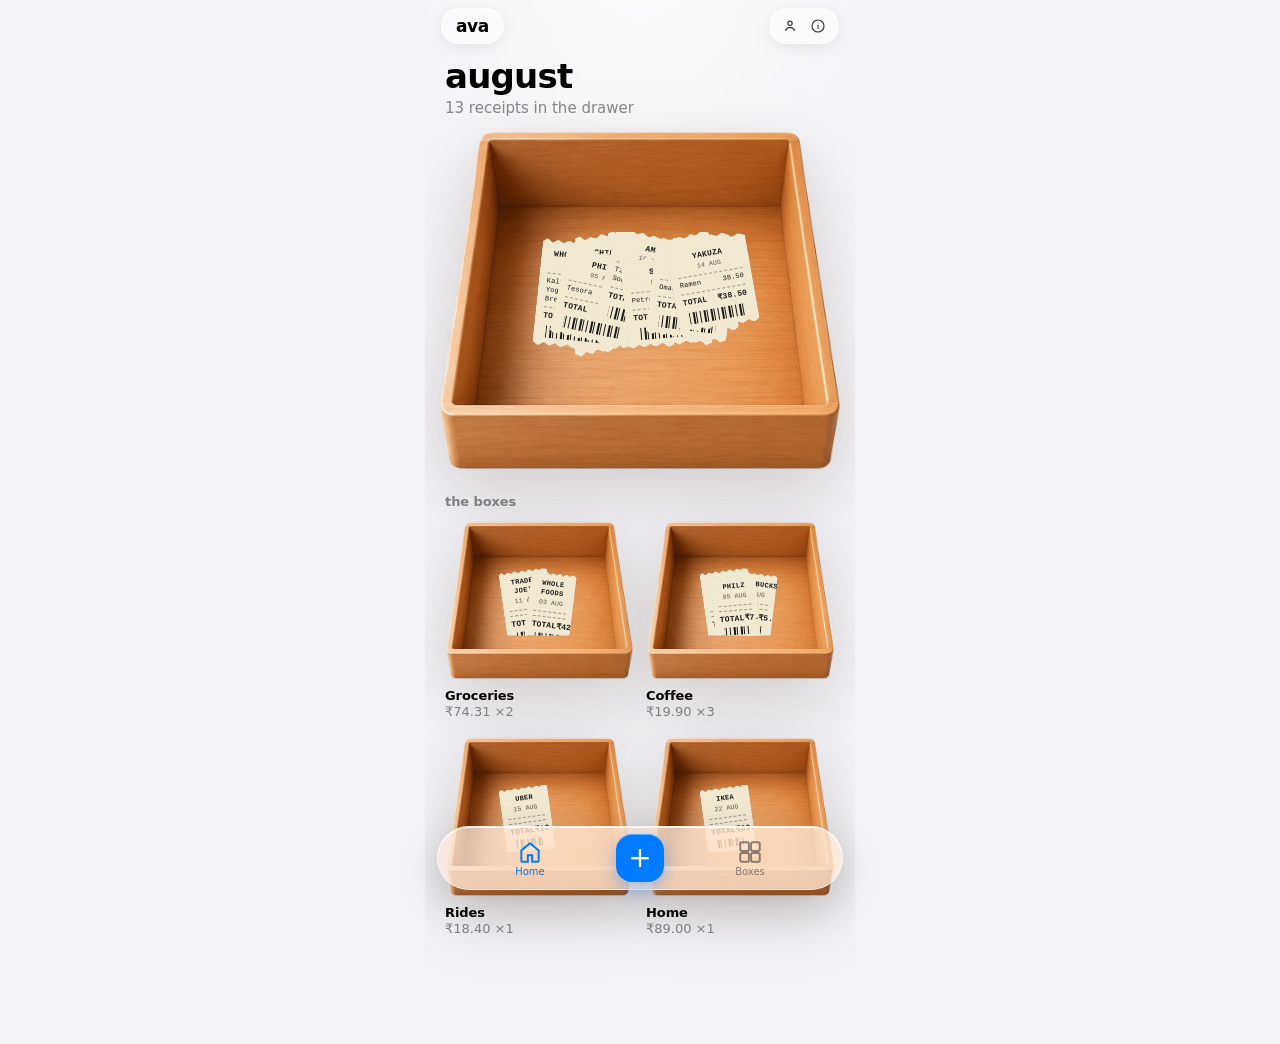
<file: index.html>
<!DOCTYPE html>
<html lang="en">
<head>
  <meta charset="utf-8" />
  <meta name="viewport" content="width=device-width, initial-scale=1, viewport-fit=cover" />
  <meta name="theme-color" content="#F7F7F5" />
  <meta name="apple-mobile-web-app-capable" content="yes" />
  <meta name="mobile-web-app-capable" content="yes" />
  <meta name="apple-mobile-web-app-status-bar-style" content="default" />
  <meta name="apple-mobile-web-app-title" content="ava" />
  <title>ava</title>
  <link rel="stylesheet" href="product.css?v=12" />
  <link rel="preload" as="image" href="assets/3d/his-tray.webp" type="image/webp">
</head>
<body>
  <main class="phone">
    <section id="view-home" class="view on">
      <div class="topbar">
        <div class="mark">ava</div>
        <div class="pill">
          <svg width="16" height="16" viewBox="0 0 24 24" fill="none" stroke="currentColor" stroke-width="1.8"><circle cx="12" cy="8" r="3.2"/><path d="M5 19c1.4-3.2 3.8-4.8 7-4.8s5.6 1.6 7 4.8"/></svg>
          <svg width="16" height="16" viewBox="0 0 24 24" fill="none" stroke="currentColor" stroke-width="1.8"><circle cx="12" cy="12" r="9"/><path d="M12 10v6M12 7.5v.5"/></svg>
        </div>
      </div>
      <div class="hero-copy">
        <h1>august</h1>
        <p id="count">13 receipts in the drawer</p>
      </div>
      <div class="drawer">
        <img class="oak" src="assets/3d/his-tray.webp" width="900" height="759" alt="August drawer">
        <div class="well" id="well"></div>
      </div>
      <div class="section">
        <h2>the boxes</h2>
        <div class="boxes" id="boxes"></div>
      </div>
    </section>

    <section id="view-cat" class="view">
      <button class="back" id="back-home" type="button">‹ August</button>
      <div class="cat-head">
        <h1 id="cat-title">groceries</h1>
        <p id="cat-sub"></p>
      </div>
      <div class="drawer">
        <img class="oak" id="cat-shot" src="assets/3d/his-tray.webp" width="900" height="759" alt="">
        <div class="well" id="cat-well"></div>
      </div>
      <div class="slips-row" id="cat-slips"></div>
    </section>

    <section id="view-detail" class="view">
      <div class="topbar">
        <button class="back" id="detail-back" type="button">‹ August</button>
        <button class="ghost" id="detail-done" type="button">Done</button>
      </div>
      <div class="detail" id="detail-wrap"></div>
    </section>

    <nav class="tabbar">
      <button class="tab on" id="home-tab" data-view="home" type="button">
        <svg viewBox="0 0 24 24" fill="none" stroke="currentColor" stroke-width="1.8"><path d="M4 10.5 12 4l8 6.5V20a1 1 0 0 1-1 1h-5v-6H10v6H5a1 1 0 0 1-1-1z"/></svg>
        Home
      </button>
      <button class="fab" id="new-tab" type="button" aria-label="New receipt">+</button>
      <button class="tab" id="boxes-tab" data-view="cat" type="button">
        <svg viewBox="0 0 24 24" fill="none" stroke="currentColor" stroke-width="1.8"><rect x="3" y="3" width="8" height="8" rx="1.5"/><rect x="13" y="3" width="8" height="8" rx="1.5"/><rect x="3" y="13" width="8" height="8" rx="1.5"/><rect x="13" y="13" width="8" height="8" rx="1.5"/></svg>
        Boxes
      </button>
    </nav>
  </main>

  <div class="sheet" id="sheet">
    <div class="panel">
      <div class="grab"></div>
      <div class="sheet-top">
        <button class="ghost" id="cancel" type="button">Cancel</button>
        <h3>New receipt</h3>
        <span></span>
      </div>
      <div class="field">
        <label>Merchant</label>
        <div class="chips" id="chips">
          <button class="chip" type="button" data-m="Ottimo Pizza">Ottimo</button>
          <button class="chip" type="button" data-m="Trader Joe's">Trader Joe’s</button>
          <button class="chip" type="button" data-m="Blue Bottle">Blue Bottle</button>
          <button class="chip" type="button" data-m="Uber">Uber</button>
          <button class="chip" type="button" data-m="IKEA">IKEA</button>
          <button class="chip" type="button" data-m="Whole Foods">Whole Foods</button>
        </div>
      </div>
      <div class="field">
        <label>Amount</label>
        <div class="amt">₹<span id="amt">0.00</span></div>
        <div class="keys" id="keys">
          <button type="button">1</button><button type="button">2</button><button type="button">3</button>
          <button type="button">4</button><button type="button">5</button><button type="button">6</button>
          <button type="button">7</button><button type="button">8</button><button type="button">9</button>
          <button type="button">.</button><button type="button">0</button><button type="button" data-k="del">⌫</button>
        </div>
      </div>
      <div class="field">
        <label>Which box</label>
        <div class="pick-grid" id="pick">
          <button type="button" data-cat="groceries"><img src="assets/3d/his-tray.webp" alt="Groceries"></button>
          <button type="button" data-cat="coffee"><img src="assets/3d/his-tray.webp" alt="Coffee"></button>
          <button type="button" data-cat="rides"><img src="assets/3d/his-tray.webp" alt="Rides"></button>
          <button type="button" data-cat="home"><img src="assets/3d/his-tray.webp" alt="Home"></button>
        </div>
      </div>
      <button class="save" id="save" type="button">Print into the drawer</button>
    </div>
  </div>
  <div class="toast" id="toast"></div>
  <script src="product.js?v=12"></script>
</body>
</html>
</file>
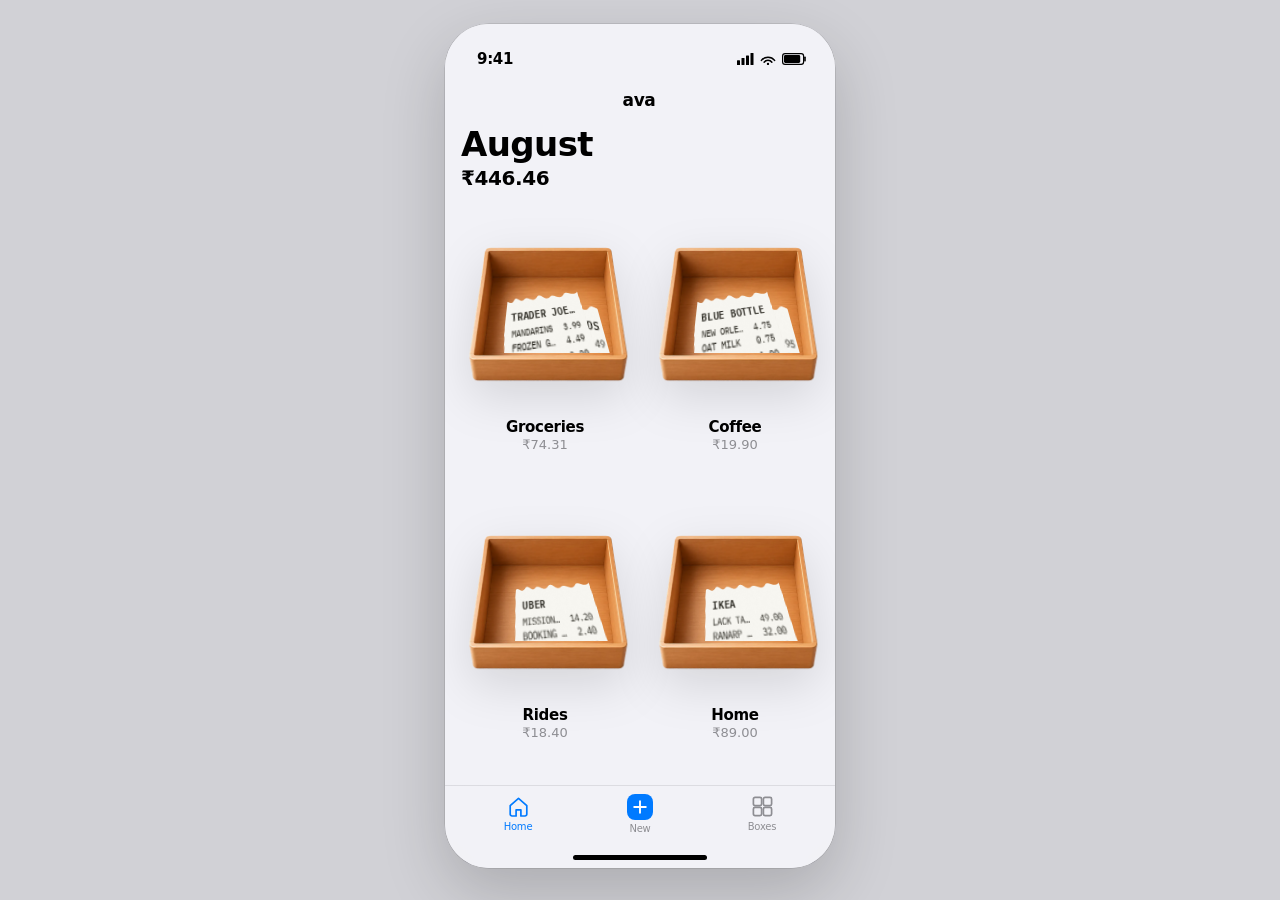
<file: cells.html>
<!DOCTYPE html>
<html lang="en">
<head>
  <meta charset="utf-8" />
  <meta name="viewport" content="width=device-width, initial-scale=1, viewport-fit=cover" />
  <meta name="theme-color" content="#F2F2F7" />
  <meta name="apple-mobile-web-app-capable" content="yes" />
  <title>ava — cells</title>
  <link rel="stylesheet" href="apple.css" />
  <link rel="preload" as="image" href="assets/3d/wood-tray.webp" type="image/webp">
</head>
<body data-home="cells">
  <div id="root"></div>
  <script src="apple.js"></script>
</body>
</html>
</file>
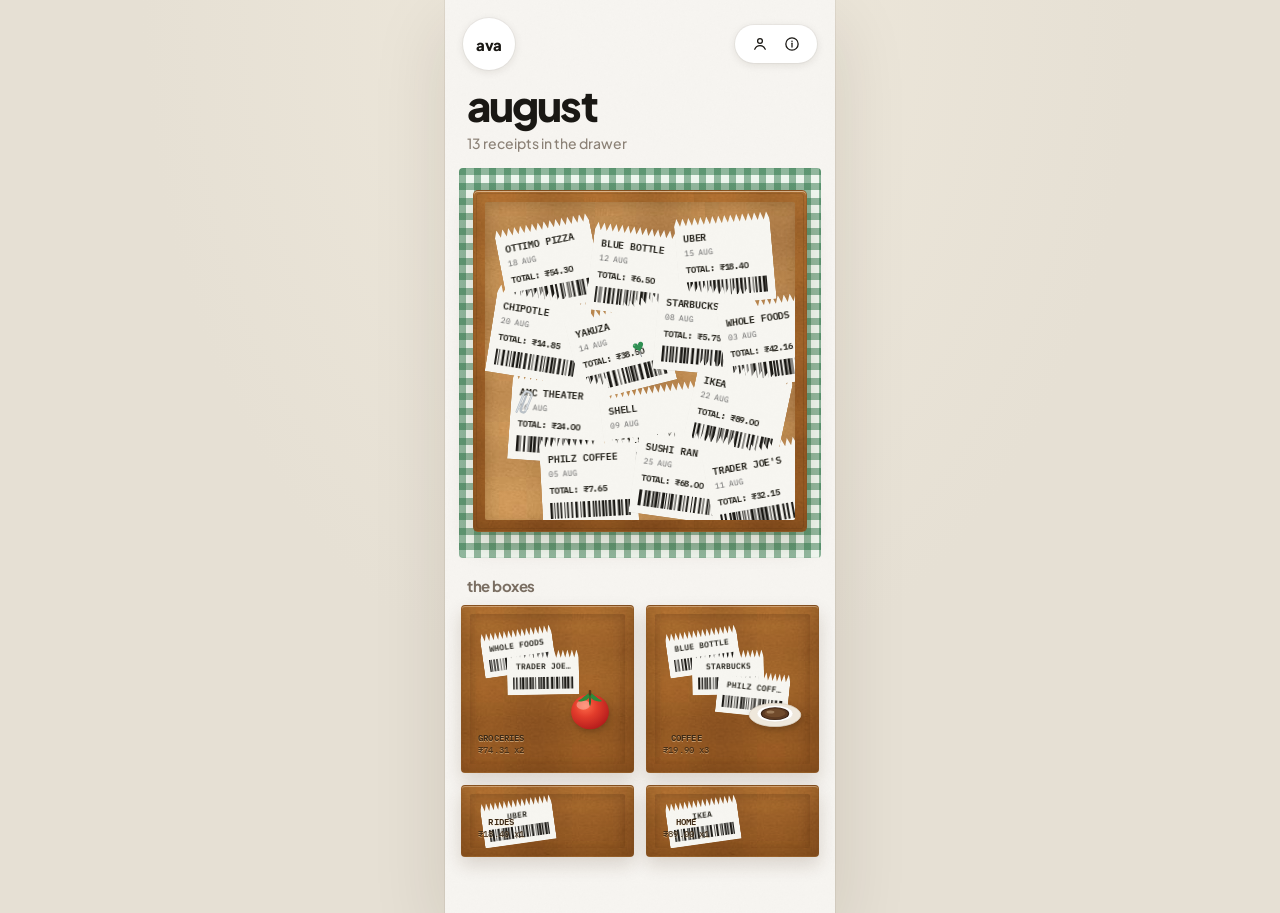
<file: drawer.html>
<!DOCTYPE html>
<html lang="en">
<head>
  <meta charset="utf-8" />
  <meta name="viewport" content="width=device-width, initial-scale=1, viewport-fit=cover" />
  <meta name="theme-color" content="#fbf9f5" />
  <title>ava — august</title>
  <link rel="stylesheet" href="styles.css" />
</head>
<body>
  <main class="phone">
    <div class="topbar">
      <a class="brand" href="index.html">ava</a>
      <div class="tools">
        <svg width="18" height="18" viewBox="0 0 24 24" fill="none" aria-hidden="true">
          <circle cx="12" cy="8" r="3.2" stroke="#1a1814" stroke-width="1.7"/>
          <path d="M5 19c1.4-3.2 3.8-4.8 7-4.8s5.6 1.6 7 4.8" stroke="#1a1814" stroke-width="1.7" stroke-linecap="round"/>
        </svg>
        <button class="js-info" aria-label="about this version">
          <svg width="18" height="18" viewBox="0 0 24 24" fill="none" aria-hidden="true">
            <circle cx="12" cy="12" r="8.2" stroke="#1a1814" stroke-width="1.7"/>
            <path d="M12 11v5" stroke="#1a1814" stroke-width="1.7" stroke-linecap="round"/>
            <circle cx="12" cy="8.2" r="1" fill="#1a1814"/>
          </svg>
        </button>
      </div>
    </div>
    <div class="info-pop">august as a drawer of thermal slips. tap a receipt for the full sheet; tap a box to open that category.</div>
    <div class="page-head">
      <h1>august</h1>
      <p class="caption" id="count-line">13 receipts in the drawer</p>
    </div>

    <div class="gingham-stage">
      <div class="drawer-box kraft">
        <div class="drawer-well" id="drawer"></div>
      </div>
    </div>

    <div class="section-label">the boxes</div>
    <div class="boxes-grid" id="boxes"></div>
  </main>
  <script src="app.js"></script>
  <script>
    const { RECEIPTS, DRAWER_LAYOUT, miniHTML, peekHTML, HEART, CLIP, SEAL, TOMATO, CUP,
            inCategory, sum, money, showSheet, showBox, wireInfo } = AVA;

    const drawer = document.getElementById("drawer");
    RECEIPTS.forEach((r, i) => {
      const pos = DRAWER_LAYOUT[i] || { top: "40%", left: "40%", rot: 0 };
      drawer.insertAdjacentHTML("beforeend", miniHTML(r));
      const el = drawer.lastElementChild;
      el.style.top = pos.top;
      el.style.left = pos.left;
      el.style.transform = `rotate(${pos.rot}deg)`;
      el.style.zIndex = String(1 + i);
    });
    drawer.insertAdjacentHTML("beforeend", HEART + CLIP + SEAL);

    drawer.addEventListener("click", (e) => {
      const card = e.target.closest("[data-id]");
      if (!card) return;
      const r = RECEIPTS.find((x) => x.id === card.dataset.id);
      if (r) showSheet(r);
    });

    function catBox(cat, extra, peek) {
      const list = inCategory(cat);
      const peeks = list.slice(0, 3).map((r, i) =>
        peekHTML(r, `top:${10 + i * 14}%; left:${8 + i * 16}%; transform:rotate(${-8 + i * 7}deg); z-index:${i}`)
      ).join("");
      return `<button class="cat-box kraft ${peek ? "peek" : ""}" data-cat="${cat}" type="button">
        <div class="cat-well">
          ${peeks}
          ${extra || ""}
          <div class="cat-meta">${cat.toUpperCase()}<br><span class="amt">${money(sum(list))} x${list.length}</span></div>
        </div>
      </button>`;
    }

    document.getElementById("boxes").innerHTML =
      catBox("groceries", TOMATO, false) +
      catBox("coffee", CUP, false) +
      catBox("rides", "", true) +
      catBox("home", "", true);

    document.getElementById("boxes").addEventListener("click", (e) => {
      const box = e.target.closest("[data-cat]");
      if (box) showBox(box.dataset.cat);
    });

    wireInfo("august as a drawer of thermal slips. tap a receipt for the full sheet; tap a box to open that category.");
  </script>
</body>
</html>
</file>
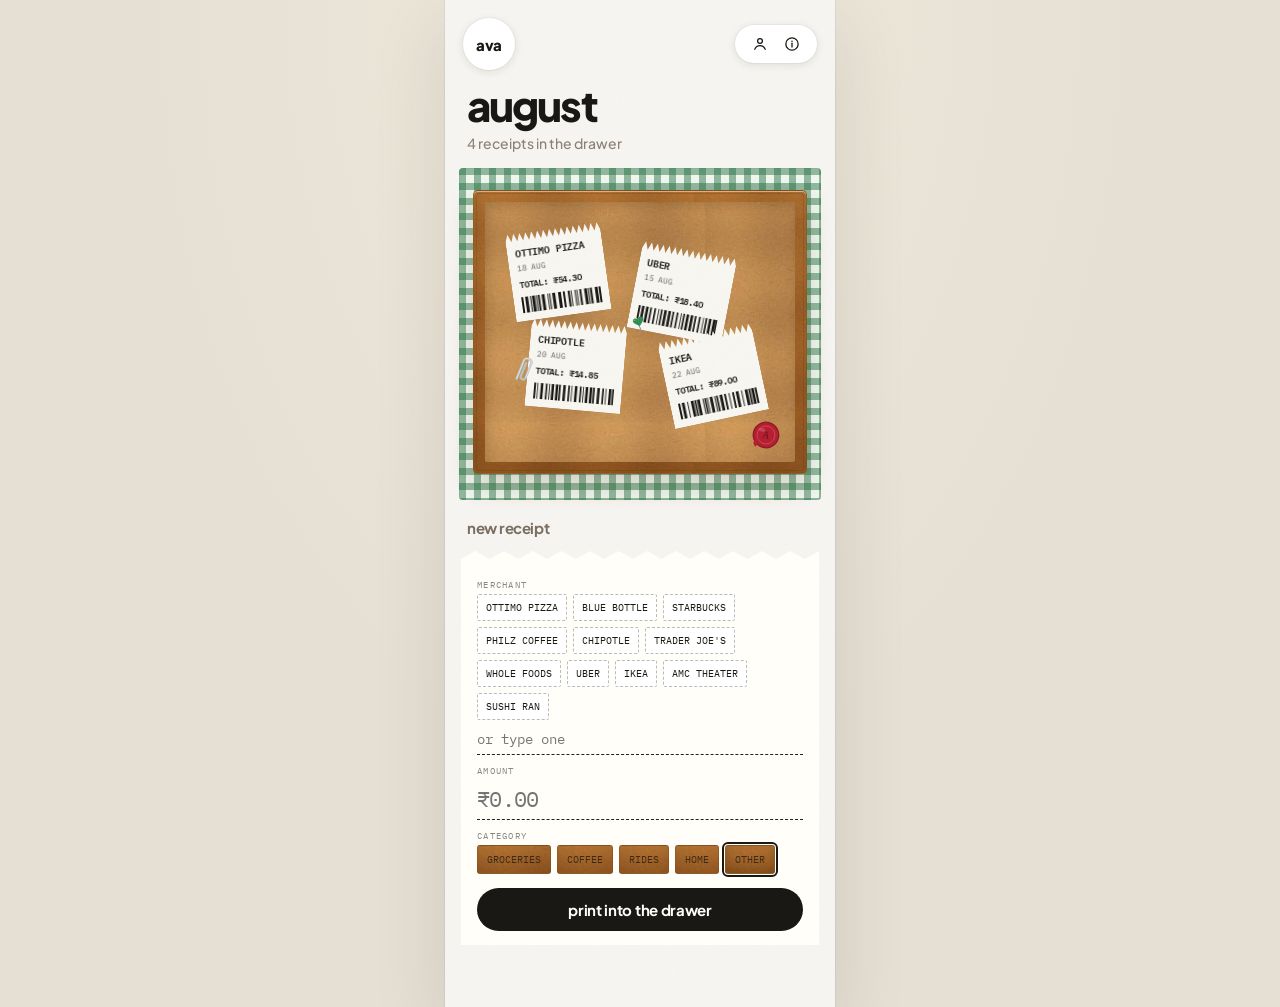
<file: drop.html>
<!DOCTYPE html>
<html lang="en">
<head>
  <meta charset="utf-8" />
  <meta name="viewport" content="width=device-width, initial-scale=1, viewport-fit=cover" />
  <meta name="theme-color" content="#fbf9f5" />
  <title>ava — drop</title>
  <link rel="stylesheet" href="styles.css" />
</head>
<body>
  <main class="phone">
    <div class="topbar">
      <a class="brand" href="index.html">ava</a>
      <div class="tools">
        <svg width="18" height="18" viewBox="0 0 24 24" fill="none" aria-hidden="true">
          <circle cx="12" cy="8" r="3.2" stroke="#1a1814" stroke-width="1.7"/>
          <path d="M5 19c1.4-3.2 3.8-4.8 7-4.8s5.6 1.6 7 4.8" stroke="#1a1814" stroke-width="1.7" stroke-linecap="round"/>
        </svg>
        <button class="js-info" aria-label="about this version">
          <svg width="18" height="18" viewBox="0 0 24 24" fill="none" aria-hidden="true">
            <circle cx="12" cy="12" r="8.2" stroke="#1a1814" stroke-width="1.7"/>
            <path d="M12 11v5" stroke="#1a1814" stroke-width="1.7" stroke-linecap="round"/>
            <circle cx="12" cy="8.2" r="1" fill="#1a1814"/>
          </svg>
        </button>
      </div>
    </div>
    <div class="info-pop">print a slip and it lands in the drawer. stored on this phone only.</div>
    <div class="page-head">
      <h1>august</h1>
      <p class="caption" id="count-line">receipts in the drawer</p>
    </div>

    <div class="gingham-stage">
      <div class="drawer-box kraft">
        <div class="drawer-well sparse" id="drawer"></div>
      </div>
    </div>

    <div class="section-label">new receipt</div>
    <div class="print-bar">
      <form class="blank-slip" id="form" autocomplete="off">
        <label>MERCHANT</label>
        <div class="merchant-row" id="chips"></div>
        <input id="merchant" name="merchant" placeholder="or type one" maxlength="28" />

        <label>AMOUNT</label>
        <input class="amount-input" id="amount" name="amount" inputmode="decimal" placeholder="₹0.00" />

        <label>CATEGORY</label>
        <div class="cats" id="cats"></div>

        <button class="print-btn" type="submit">print into the drawer</button>
      </form>
    </div>
  </main>
  <script src="app.js"></script>
  <script>
    const KEY = "ava-drop-v1";
    const { RECEIPTS, MERCHANTS, CATEGORIES, miniHTML, HEART, CLIP, SEAL,
            money, showSheet, wireInfo, toast } = AVA;

    const seed = RECEIPTS.filter((r) =>
      ["ottimo", "uber", "chipotle", "ikea"].includes(r.id)
    ).map((r, i) => ({
      ...r,
      layout: [
        { top: "10%", left: "8%", rot: -8 },
        { top: "18%", left: "48%", rot: 11 },
        { top: "46%", left: "14%", rot: 5 },
        { top: "50%", left: "58%", rot: -12 },
      ][i],
    }));

    function load() {
      try {
        const raw = localStorage.getItem(KEY);
        if (raw) return JSON.parse(raw);
      } catch (e) {}
      return seed;
    }
    function save(list) {
      localStorage.setItem(KEY, JSON.stringify(list));
    }

    let items = load();
    const drawer = document.getElementById("drawer");
    const countLine = document.getElementById("count-line");

    function layoutFor(i) {
      if (items[i] && items[i].layout) return items[i].layout;
      const col = i % 3;
      const row = Math.floor(i / 3);
      const rot = ((i * 17) % 21) - 10;
      return {
        top: 8 + row * 28 + (i % 2) * 4 + "%",
        left: 6 + col * 30 + (row % 2) * 4 + "%",
        rot,
      };
    }

    function render(animateId) {
      drawer.innerHTML = "";
      items.forEach((r, i) => {
        drawer.insertAdjacentHTML("beforeend", miniHTML(r));
        const el = drawer.lastElementChild;
        const pos = layoutFor(i);
        el.style.top = pos.top;
        el.style.left = pos.left;
        el.style.transform = `rotate(${pos.rot}deg)`;
        el.style.zIndex = String(1 + i);
        if (r.id === animateId) {
          el.classList.add("printing");
          el.addEventListener("animationend", () => {
            el.classList.remove("printing");
            el.classList.add("settling");
            el.style.transform = "rotate(" + pos.rot + "deg)";
          }, { once: true });
        }
      });
      drawer.insertAdjacentHTML("beforeend", HEART + CLIP + SEAL);
      const n = items.length;
      countLine.textContent = n + " receipt" + (n === 1 ? "" : "s") + " in the drawer";
    }

    drawer.addEventListener("click", (e) => {
      const card = e.target.closest("[data-id]");
      if (!card) return;
      const r = items.find((x) => x.id === card.dataset.id);
      if (r) showSheet(r);
    });

    const chips = document.getElementById("chips");
    MERCHANTS.forEach((m) => {
      const b = document.createElement("button");
      b.type = "button";
      b.className = "chip";
      b.textContent = m;
      b.addEventListener("click", () => {
        chips.querySelectorAll(".chip").forEach((c) => c.classList.remove("on"));
        b.classList.add("on");
        document.getElementById("merchant").value = m;
      });
      chips.appendChild(b);
    });

    const cats = document.getElementById("cats");
    let cat = "other";
    CATEGORIES.forEach((c) => {
      const b = document.createElement("button");
      b.type = "button";
      b.className = "cat-chip kraft" + (c.id === cat ? " on" : "");
      b.textContent = c.label;
      b.dataset.id = c.id;
      b.addEventListener("click", () => {
        cat = c.id;
        cats.querySelectorAll(".cat-chip").forEach((x) => x.classList.toggle("on", x.dataset.id === cat));
      });
      cats.appendChild(b);
    });

    document.getElementById("form").addEventListener("submit", (e) => {
      e.preventDefault();
      const merchant = document.getElementById("merchant").value.trim().toUpperCase();
      let amt = document.getElementById("amount").value.replace(/[₹,\s]/g, "");
      const amount = Number(amt);
      if (!merchant) { toast("needs a merchant"); return; }
      if (!amount || amount <= 0) { toast("needs an amount"); return; }
      const now = new Date();
      const months = ["JAN","FEB","MAR","APR","MAY","JUN","JUL","AUG","SEP","OCT","NOV","DEC"];
      const rec = {
        id: "drop-" + Date.now(),
        merchant,
        date: now.getDate() + " " + months[now.getMonth()],
        time: now.toTimeString().slice(0, 5),
        amount,
        category: cat,
        addr: "ADDED BY HAND",
        items: [{ name: merchant, price: amount }],
        layout: {
          top: 12 + Math.random() * 50 + "%",
          left: 6 + Math.random() * 58 + "%",
          rot: Math.round(Math.random() * 24 - 12),
        },
      };
      items.push(rec);
      save(items);
      render(rec.id);
      document.getElementById("merchant").value = "";
      document.getElementById("amount").value = "";
      chips.querySelectorAll(".chip").forEach((c) => c.classList.remove("on"));
      toast("printed");
    });

    render();
    wireInfo("print a slip and it lands in the drawer. stored on this phone only.");
  </script>
</body>
</html>
</file>
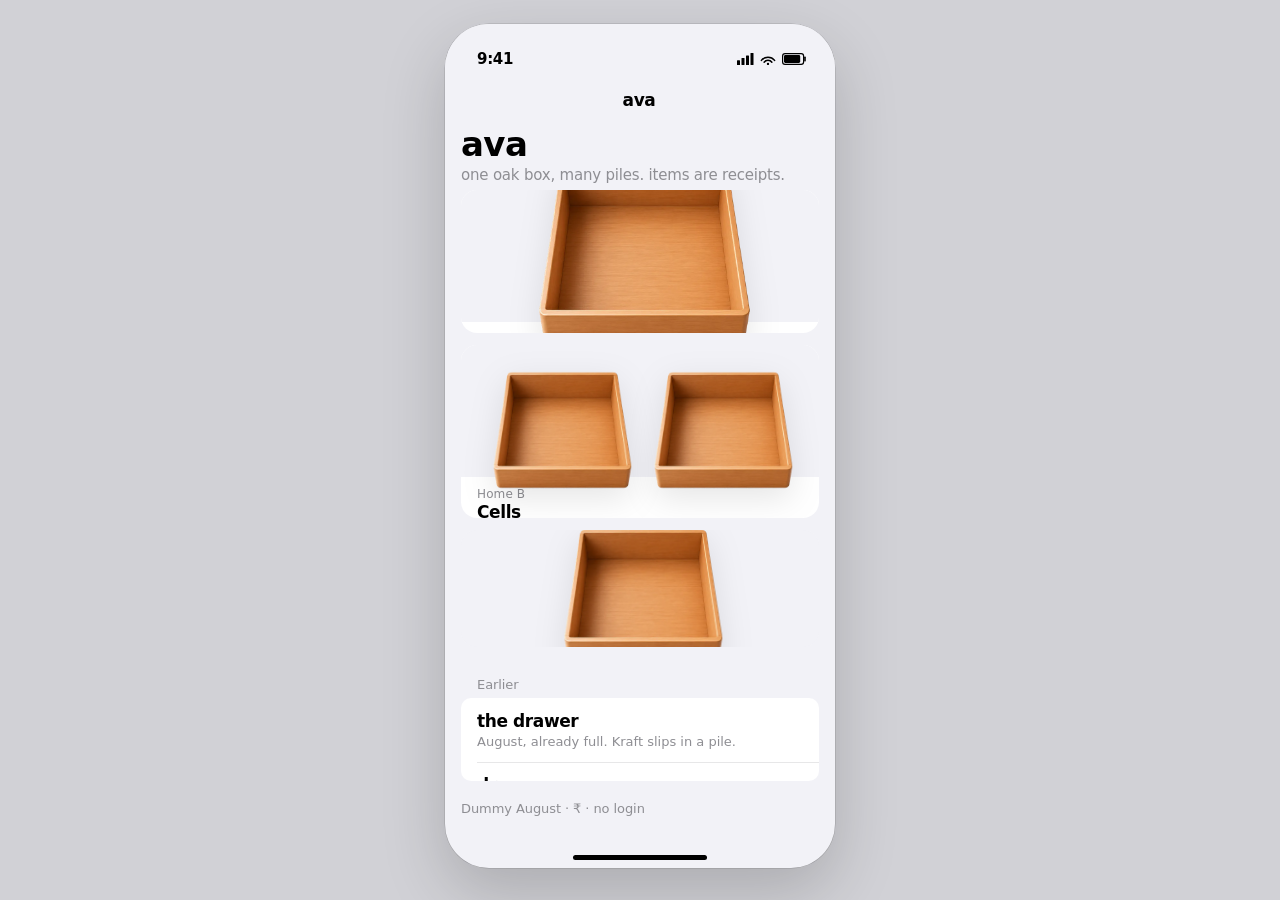
<file: lab.html>
<!DOCTYPE html>
<html lang="en">
<head>
  <meta charset="utf-8" />
  <meta name="viewport" content="width=device-width, initial-scale=1, viewport-fit=cover" />
  <meta name="theme-color" content="#F2F2F7" />
  <title>ava — three homes</title>
  <link rel="stylesheet" href="apple.css" />
  <link rel="preload" as="image" href="assets/3d/wood-tray.webp" type="image/webp">
</head>
<body>
  <main class="phone chooser">
    <div class="statusbar" aria-hidden="true">
      <div class="sb-time">9:41</div>
      <div class="sb-end">
        <svg width="17" height="12" viewBox="0 0 17 12" fill="currentColor"><rect x="0" y="7.2" width="3" height="4.8" rx="0.5"/><rect x="4.5" y="5" width="3" height="7" rx="0.5"/><rect x="9" y="2.6" width="3" height="9.4" rx="0.5"/><rect x="13.5" y="0" width="3" height="12" rx="0.5"/></svg>
        <svg width="16" height="12" viewBox="0 0 16 12" fill="none"><path d="M1.4 7.4 A8.4 8.4 0 0 1 14.6 7.4" stroke="currentColor" stroke-width="1.5" stroke-linecap="round"/><path d="M4.1 9.2 A4.8 4.8 0 0 1 11.9 9.2" stroke="currentColor" stroke-width="1.5" stroke-linecap="round"/><circle cx="8" cy="11" r="1.15" fill="currentColor"/></svg>
        <svg width="25" height="12" viewBox="0 0 25 12"><rect x="0.6" y="0.6" width="21" height="10.8" rx="2.4" fill="none" stroke="currentColor" stroke-width="1.2"/><rect x="22.2" y="3.6" width="1.6" height="4.8" rx="0.6" fill="currentColor"/><rect x="2" y="2" width="16.2" height="8" rx="1.4" fill="currentColor"/></svg>
      </div>
    </div>
    <div class="nav">
      <div class="nav-left"></div>
      <div class="nav-title">ava</div>
      <div class="nav-right"></div>
    </div>
    <div class="large-title">
      <h1>ava</h1>
      <p class="sub">one oak box, many piles. items are receipts.</p>
    </div>

    <a class="home-pick" href="studio.html">
      <div class="art">
        <div class="oak size-hero">
          <img src="assets/3d/wood-tray.webp" width="746" height="800" alt="" fetchpriority="high" decoding="async" style="aspect-ratio:746/800">
          <div class="tray-well"></div>
        </div>
      </div>
      <div class="copy">
        <div class="kicker">Home A</div>
        <h2>Studio</h2>
        <p>His empty oak tray holds the month. Four smaller trays underneath hold the sorted piles.</p>
      </div>
    </a>

    <a class="home-pick" href="cells.html">
      <div class="art quad">
        <div class="oak size-cell"><img src="assets/3d/wood-tray.webp" width="746" height="800" alt="" loading="lazy" decoding="async" style="aspect-ratio:746/800"><div class="tray-well"></div></div>
        <div class="oak size-cell"><img src="assets/3d/wood-tray.webp" width="746" height="800" alt="" loading="lazy" decoding="async" style="aspect-ratio:746/800"><div class="tray-well"></div></div>
        <div class="oak size-cell"><img src="assets/3d/wood-tray.webp" width="746" height="800" alt="" loading="lazy" decoding="async" style="aspect-ratio:746/800"><div class="tray-well"></div></div>
        <div class="oak size-cell"><img src="assets/3d/wood-tray.webp" width="746" height="800" alt="" loading="lazy" decoding="async" style="aspect-ratio:746/800"><div class="tray-well"></div></div>
      </div>
      <div class="copy">
        <div class="kicker">Home B</div>
        <h2>Cells</h2>
        <p>Four of his oak boxes. Same tray, different piles of coded paper.</p>
      </div>
    </a>

    <a class="home-pick" href="table.html">
      <div class="art">
        <div class="oak size-compact">
          <img src="assets/3d/wood-tray.webp" width="746" height="800" alt="" loading="lazy" decoding="async" style="aspect-ratio:746/800">
          <div class="tray-well"></div>
        </div>
      </div>
      <div class="copy">
        <div class="kicker">Home C</div>
        <h2>Table</h2>
        <p>Compact oak tray up top. His four boxes filter a wallet of thermal slips.</p>
      </div>
    </a>

    <div class="section-head">Earlier</div>
    <div class="group">
      <a class="choose-card" href="drawer.html">
        <div class="row-body">
          <h2>the drawer</h2>
          <p>August, already full. Kraft slips in a pile.</p>
        </div>
      </a>
      <a class="choose-card" href="drop.html">
        <div class="row-body">
          <h2>drop</h2>
          <p>A new receipt prints and lands in the pile.</p>
        </div>
      </a>
      <a class="choose-card" href="sort.html">
        <div class="row-body">
          <h2>sort</h2>
          <p>A messy stack, and the boxes waiting at the bottom.</p>
        </div>
      </a>
    </div>
    <p class="quiet">Dummy August · ₹ · no login</p>
    <div class="home-ind" aria-hidden="true"></div>
  </main>
</body>
</html>
</file>
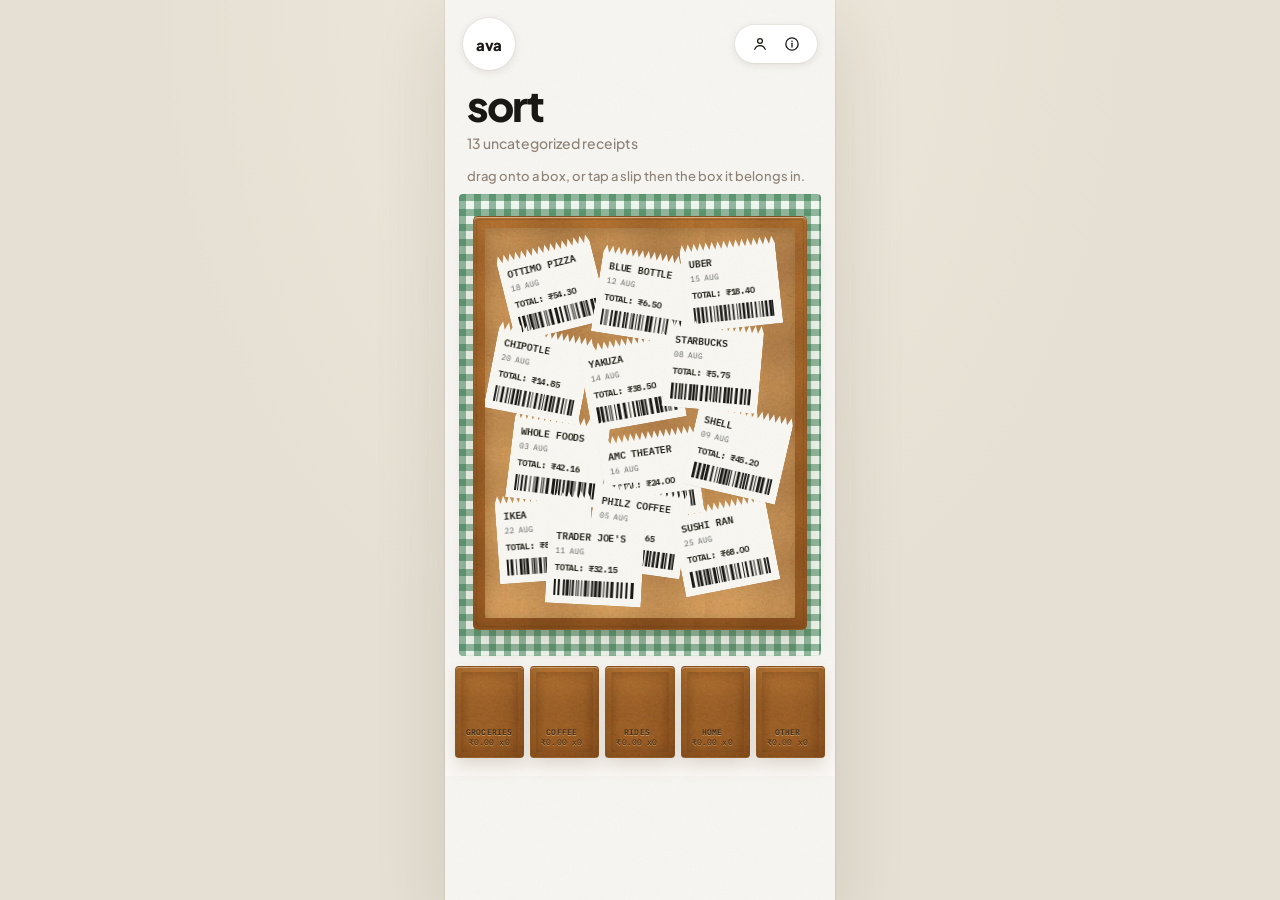
<file: sort.html>
<!DOCTYPE html>
<html lang="en">
<head>
  <meta charset="utf-8" />
  <meta name="viewport" content="width=device-width, initial-scale=1, viewport-fit=cover" />
  <meta name="theme-color" content="#fbf9f5" />
  <title>ava — sort</title>
  <link rel="stylesheet" href="styles.css" />
</head>
<body>
  <main class="phone">
    <div class="topbar">
      <a class="brand" href="index.html">ava</a>
      <div class="tools">
        <svg width="18" height="18" viewBox="0 0 24 24" fill="none" aria-hidden="true">
          <circle cx="12" cy="8" r="3.2" stroke="#1a1814" stroke-width="1.7"/>
          <path d="M5 19c1.4-3.2 3.8-4.8 7-4.8s5.6 1.6 7 4.8" stroke="#1a1814" stroke-width="1.7" stroke-linecap="round"/>
        </svg>
        <button class="js-info" aria-label="about this version">
          <svg width="18" height="18" viewBox="0 0 24 24" fill="none" aria-hidden="true">
            <circle cx="12" cy="12" r="8.2" stroke="#1a1814" stroke-width="1.7"/>
            <path d="M12 11v5" stroke="#1a1814" stroke-width="1.7" stroke-linecap="round"/>
            <circle cx="12" cy="8.2" r="1" fill="#1a1814"/>
          </svg>
        </button>
      </div>
    </div>
    <div class="info-pop">drag a slip onto a box, or tap a slip then a box. works with a finger.</div>
    <div class="page-head">
      <h1>sort</h1>
      <p class="caption" id="count-line">uncategorized receipts</p>
    </div>
    <p class="sort-hint">drag onto a box, or tap a slip then the box it belongs in.</p>

    <div class="gingham-stage">
      <div class="drawer-box kraft">
        <div class="drawer-well sort-pile" id="pile"></div>
      </div>
    </div>

    <div class="dock" id="dock"></div>
  </main>
  <script src="app.js"></script>
  <script>
    const KEY = "ava-sort-v1";
    const { RECEIPTS, CATEGORIES, miniHTML, peekHTML, money, sum, wireInfo, toast } = AVA;

    const PILE_LAYOUT = [
      { top: "4%", left: "6%", rot: -14 },
      { top: "6%", left: "36%", rot: 9 },
      { top: "3%", left: "64%", rot: -6 },
      { top: "26%", left: "2%", rot: 11 },
      { top: "28%", left: "32%", rot: -10 },
      { top: "24%", left: "58%", rot: 5 },
      { top: "48%", left: "8%", rot: 7 },
      { top: "52%", left: "38%", rot: -8 },
      { top: "46%", left: "66%", rot: 13 },
      { top: "68%", left: "4%", rot: -4 },
      { top: "66%", left: "34%", rot: 8 },
      { top: "70%", left: "62%", rot: -11 },
      { top: "74%", left: "20%", rot: 3 },
    ];

    function load() {
      try {
        const raw = localStorage.getItem(KEY);
        if (raw) return JSON.parse(raw);
      } catch (e) {}
      return {
        pile: RECEIPTS.map((r) => r.id),
        boxes: { groceries: [], coffee: [], rides: [], home: [], other: [] },
      };
    }
    function save() { localStorage.setItem(KEY, JSON.stringify(state)); }

    let state = load();
    let selected = null;
    const pileEl = document.getElementById("pile");
    const dock = document.getElementById("dock");

    function rec(id) { return RECEIPTS.find((r) => r.id === id); }

    function renderDock() {
      dock.innerHTML = CATEGORIES.map((c) => {
        const list = state.boxes[c.id].map(rec).filter(Boolean);
        const peeks = list.slice(0, 2).map((r, i) =>
          peekHTML(r, `top:${8 + i * 16}%; left:${6 + i * 10}%; transform:rotate(${-6 + i * 8}deg); width:48px;`)
        ).join("");
        return `<button class="cat-box kraft" data-cat="${c.id}" type="button">
          <div class="cat-well">
            ${peeks}
            <div class="cat-meta">${c.label}<br><span class="amt">${money(sum(list))} x${list.length}</span></div>
          </div>
        </button>`;
      }).join("");
    }

    function renderPile() {
      pileEl.innerHTML = "";
      state.pile.forEach((id, i) => {
        const r = rec(id);
        if (!r) return;
        pileEl.insertAdjacentHTML("beforeend", miniHTML(r));
        const el = pileEl.lastElementChild;
        const pos = PILE_LAYOUT[i] || { top: "40%", left: "30%", rot: 0 };
        el.style.top = pos.top;
        el.style.left = pos.left;
        el.style.transform = `rotate(${pos.rot}deg)`;
        el.style.zIndex = String(1 + i);
        if (selected === id) el.classList.add("selected");
        el.dataset.rot = pos.rot;
      });
      const n = state.pile.length;
      document.getElementById("count-line").textContent =
        n === 0 ? "drawer is empty — nice." : n + " uncategorized receipt" + (n === 1 ? "" : "s");
    }

    function render() { renderPile(); renderDock(); }

    function assign(id, cat, fromEl) {
      if (!id || !cat) return;
      const idx = state.pile.indexOf(id);
      if (idx === -1) return;
      const boxBtn = dock.querySelector(`[data-cat="${cat}"]`);
      const run = () => {
        state.pile.splice(idx, 1);
        state.boxes[cat].push(id);
        selected = null;
        save();
        render();
        const label = CATEGORIES.find((c) => c.id === cat).label.toLowerCase();
        toast("tucked into " + label);
      };
      if (fromEl && boxBtn) {
        const a = fromEl.getBoundingClientRect();
        const b = boxBtn.getBoundingClientRect();
        const dx = b.left + b.width / 2 - (a.left + a.width / 2);
        const dy = b.top + b.height / 2 - (a.top + a.height / 2);
        fromEl.classList.add("tucking");
        fromEl.style.transform = `translate(${dx}px, ${dy}px) scale(0.25) rotate(8deg)`;
        fromEl.style.opacity = "0.35";
        setTimeout(run, 420);
      } else {
        run();
      }
    }

    /* pointer drag + tap-to-assign */
    let drag = null;

    pileEl.addEventListener("pointerdown", (e) => {
      const card = e.target.closest(".receipt-mini");
      if (!card) return;
      const id = card.dataset.id;
      card.setPointerCapture(e.pointerId);
      const rect = card.getBoundingClientRect();
      drag = {
        id, card,
        dx: e.clientX - rect.left,
        dy: e.clientY - rect.top,
        startX: e.clientX,
        startY: e.clientY,
        moved: false,
        rot: card.dataset.rot || 0,
      };
    });

    pileEl.addEventListener("pointermove", (e) => {
      if (!drag) return;
      const dist = Math.hypot(e.clientX - drag.startX, e.clientY - drag.startY);
      if (dist > 8) drag.moved = true;
      if (!drag.moved) return;
      drag.card.classList.add("dragging");
      drag.card.style.position = "fixed";
      drag.card.style.left = e.clientX - drag.dx + "px";
      drag.card.style.top = e.clientY - drag.dy + "px";
      drag.card.style.right = "auto";
      drag.card.style.transform = "rotate(0deg)";
      drag.card.style.zIndex = "40";
      const hit = document.elementFromPoint(e.clientX, e.clientY);
      const box = hit && hit.closest("#dock [data-cat]");
      dock.querySelectorAll("[data-cat]").forEach((b) => b.classList.toggle("hot", b === box));
    });

    function endDrag(e) {
      if (!drag) return;
      const { id, card, moved } = drag;
      dock.querySelectorAll("[data-cat]").forEach((b) => b.classList.remove("hot"));
      if (!moved) {
        selected = selected === id ? null : id;
        drag = null;
        renderPile();
        return;
      }
      const hit = document.elementFromPoint(e.clientX, e.clientY);
      const box = hit && hit.closest("#dock [data-cat]");
      card.classList.remove("dragging");
      if (box) {
        assign(id, box.dataset.cat, card);
      } else {
        renderPile();
      }
      drag = null;
    }
    pileEl.addEventListener("pointerup", endDrag);
    pileEl.addEventListener("pointercancel", endDrag);

    dock.addEventListener("click", (e) => {
      const box = e.target.closest("[data-cat]");
      if (!box) return;
      if (selected) {
        const el = pileEl.querySelector(`[data-id="${selected}"]`);
        assign(selected, box.dataset.cat, el);
      }
    });

    render();
    wireInfo("drag a slip onto a box, or tap a slip then a box. works with a finger.");
  </script>
</body>
</html>
</file>
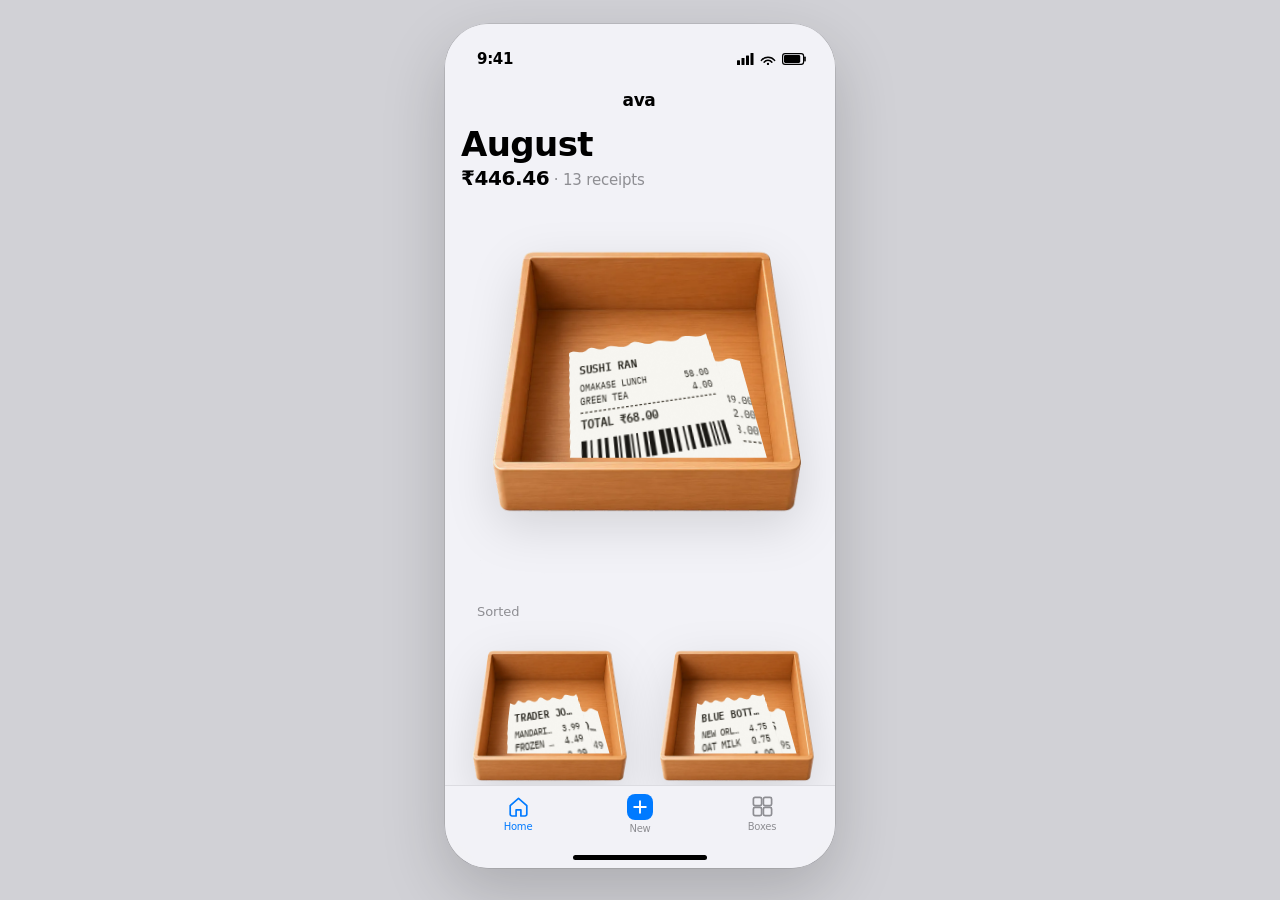
<file: studio.html>
<!DOCTYPE html>
<html lang="en">
<head>
  <meta charset="utf-8" />
  <meta name="viewport" content="width=device-width, initial-scale=1, viewport-fit=cover" />
  <meta name="theme-color" content="#F2F2F7" />
  <meta name="apple-mobile-web-app-capable" content="yes" />
  <title>ava — studio</title>
  <link rel="stylesheet" href="apple.css" />
  <link rel="preload" as="image" href="assets/3d/wood-tray.webp" type="image/webp">
</head>
<body data-home="studio">
  <div id="root"></div>
  <script src="apple.js"></script>
</body>
</html>
</file>
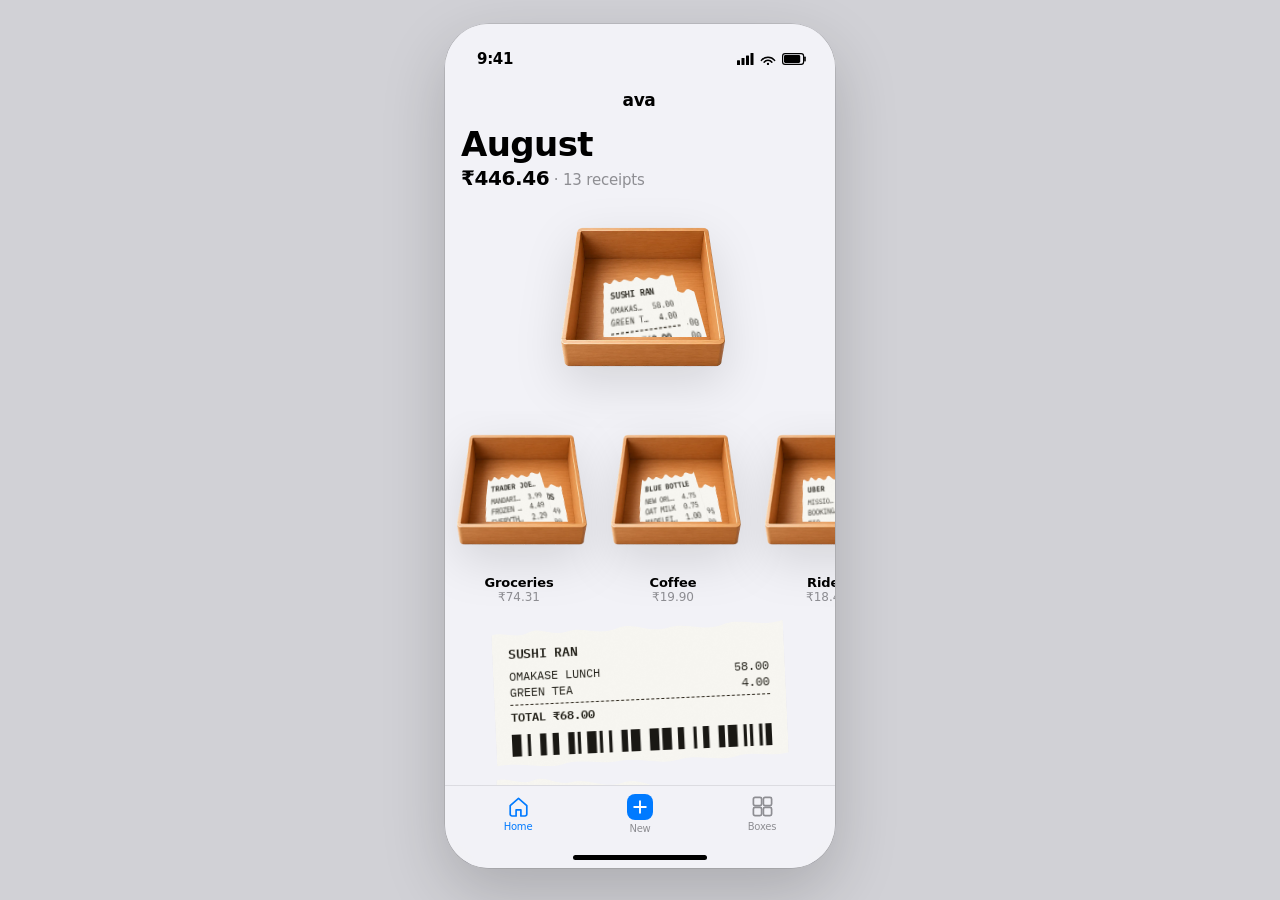
<file: table.html>
<!DOCTYPE html>
<html lang="en">
<head>
  <meta charset="utf-8" />
  <meta name="viewport" content="width=device-width, initial-scale=1, viewport-fit=cover" />
  <meta name="theme-color" content="#F2F2F7" />
  <meta name="apple-mobile-web-app-capable" content="yes" />
  <title>ava — table</title>
  <link rel="stylesheet" href="apple.css" />
  <link rel="preload" as="image" href="assets/3d/wood-tray.webp" type="image/webp">
</head>
<body data-home="table">
  <div id="root"></div>
  <script src="apple.js"></script>
</body>
</html>
</file>
<file: product.css>
:root {
  --bg: #f2f2f7;
  --text: #000;
  --muted: rgba(60, 60, 67, 0.6);
  --blue: #007aff;
  --safe-top: env(safe-area-inset-top, 0px);
  --safe-bot: env(safe-area-inset-bottom, 0px);
  --app: 430px;
  --glass: rgba(255, 255, 255, 0.62);
  --glass-stroke: rgba(255, 255, 255, 0.72);
  --glass-inset: inset 0 1px 0 rgba(255, 255, 255, 0.85),
                 inset 0 -0.5px 0 rgba(0, 0, 0, 0.06);
  --glass-shadow: 0 8px 28px rgba(0, 0, 0, 0.12), 0 1px 0 rgba(255,255,255,0.4);
  --radius-capsule: 34px;
  --radius-control: 14px;
  --hit: 44px;
  --ease-out: cubic-bezier(0.23, 1, 0.32, 1);
  --ease-in-out: cubic-bezier(0.77, 0, 0.175, 1);
  --ease-drawer: cubic-bezier(0.32, 0.72, 0, 1);
}
* { box-sizing: border-box; margin: 0; padding: 0; }
html, body {
  width: 100%;
  min-height: 100%;
  background: var(--bg);
  color: var(--text);
  font-family: -apple-system, BlinkMacSystemFont, "SF Pro Text", "SF Pro Display", system-ui, sans-serif;
  -webkit-font-smoothing: antialiased;
  -webkit-tap-highlight-color: transparent;
  overflow-x: hidden;
}
button, a {
  font: inherit; color: inherit; text-decoration: none;
  background: none; border: 0; cursor: pointer;
  touch-action: manipulation;
  min-height: var(--hit);
  transition: transform 160ms var(--ease-out);
}
button:active, a:active { transform: scale(0.97); }
img { display: block; max-width: 100%; }

.glass {
  background: var(--glass);
  backdrop-filter: blur(40px) saturate(180%);
  -webkit-backdrop-filter: blur(40px) saturate(180%);
  border: 0.5px solid var(--glass-stroke);
  box-shadow: var(--glass-inset), var(--glass-shadow);
}

.phone {
  width: 100%;
  max-width: var(--app);
  margin: 0 auto;
  min-height: 100dvh;
  background:
    radial-gradient(120% 80% at 50% -10%, rgba(255,255,255,0.9), transparent 55%),
    var(--bg);
  position: relative;
  padding-top: var(--safe-top);
  padding-bottom: calc(108px + var(--safe-bot));
  overflow-x: hidden;
}

.topbar {
  position: sticky;
  top: var(--safe-top);
  z-index: 20;
  display: flex;
  align-items: center;
  justify-content: space-between;
  padding: 8px 16px 10px;
  min-height: var(--hit);
}
.mark {
  height: 36px; min-height: 36px; padding: 0 14px; border-radius: 18px;
  display: grid; place-items: center;
  font-weight: 700; font-size: 17px; letter-spacing: -0.4px;
  background: var(--glass);
  backdrop-filter: blur(24px) saturate(180%);
  -webkit-backdrop-filter: blur(24px) saturate(180%);
  border: 0.5px solid var(--glass-stroke);
  box-shadow: var(--glass-inset), 0 4px 16px rgba(0,0,0,0.08);
}
.pill {
  height: 36px; min-height: 36px; padding: 0 12px; border-radius: 18px;
  display: flex; gap: 12px; align-items: center;
  color: #3a3a3c;
  background: var(--glass);
  backdrop-filter: blur(24px) saturate(180%);
  -webkit-backdrop-filter: blur(24px) saturate(180%);
  border: 0.5px solid var(--glass-stroke);
  box-shadow: var(--glass-inset), 0 4px 16px rgba(0,0,0,0.08);
}
.hero-copy { padding: 4px 20px 8px; }
.hero-copy h1 {
  font-size: 34px;
  line-height: 1.1;
  letter-spacing: -0.8px;
  font-weight: 700;
  text-transform: lowercase;
}
.hero-copy p { margin-top: 4px; color: var(--muted); font-size: 15px; font-weight: 400; }

.drawer {
  position: relative;
  margin: 4px 12px 0;
}
.drawer .oak {
  width: 100%;
  aspect-ratio: 900 / 759;
  height: auto;
  filter: drop-shadow(0 18px 32px rgba(80,50,20,.2));
}
.well {
  position: absolute;
  inset: 0;
  z-index: 2;
  overflow: hidden;
  pointer-events: none;
  clip-path: polygon(22% 30%, 78% 30%, 84% 72%, 16% 72%);
}
.slip {
  position: absolute;
  width: 20%;
  pointer-events: auto;
  min-height: 0 !important;
  height: auto;
  transform: rotate(var(--r, 0deg));
  transform-origin: center top;
  background: none;
  padding: 0;
  z-index: 1;
  text-align: left;
  transition: transform 160ms var(--ease-out);
}
.slip:active { transform: rotate(var(--r, 0deg)) scale(0.97); }
.coded {
  display: block;
  width: 100%;
  padding: 10px 8px 8px;
  color: #1c1c1c;
  font-family: ui-monospace, "SF Mono", Menlo, "Courier New", monospace;
  font-size: 7px;
  line-height: 1.25;
  letter-spacing: 0.02em;
  font-weight: 500;
  text-align: center;
  background:
    repeating-linear-gradient(0deg, rgba(0,0,0,.015) 0 1px, transparent 1px 3px),
    #f3ead4;
  clip-path: polygon(
    0% 3%, 6% 0%, 12% 3.5%, 19% 0.5%, 26% 3%, 33% 0%, 41% 3.5%, 48% 0.5%,
    55% 3%, 62% 0%, 70% 3.5%, 77% 0.5%, 84% 3%, 91% 0%, 100% 3.5%,
    100% 96.5%, 93% 100%, 86% 96.5%, 79% 99.5%, 72% 96.5%, 64% 100%,
    57% 96.5%, 50% 99.5%, 43% 96.5%, 35% 100%, 28% 96.5%, 21% 99.5%,
    14% 96.5%, 7% 100%, 0% 96.5%
  );
  box-shadow: 0 1px 2px rgba(40, 20, 0, .18);
}
.coded .m {
  display: block;
  font-size: 8px;
  font-weight: 700;
  letter-spacing: 0.04em;
  text-transform: uppercase;
}
.coded .d { display: block; opacity: .72; margin-top: 2px; font-size: 6.5px; }
.coded .rule {
  display: block; height: 0; margin: 4px 0 3px;
  border-top: 1px dashed rgba(0,0,0,.35);
}
.coded .ln {
  display: flex; justify-content: space-between; gap: 4px;
  text-align: left; font-weight: 400;
}
.coded .tot {
  display: flex; justify-content: space-between;
  font-weight: 700; font-size: 8px; margin-top: 1px;
}
.coded .bars {
  display: block;
  height: 12px;
  margin: 5px 4px 0;
  background: repeating-linear-gradient(
    90deg,
    #1a1a1a 0 1px,
    transparent 1px 2px,
    #1a1a1a 2px 2.5px,
    transparent 2.5px 4px,
    #1a1a1a 4px 6px,
    transparent 6px 7px
  );
  background-size: 18px 100%;
  background-position: var(--bar, 0) 0;
}
.drawer.mini .slip { width: 26%; }
.drawer.mini .coded { padding: 7px 6px 6px; font-size: 6px; }
.drawer.mini .coded .m { font-size: 7px; }
.drawer.mini .coded .ln { display: none; }
.drawer.mini .coded .bars { height: 8px; margin-top: 3px; }
.drawer.mini .slip:active { transform: rotate(var(--r, 0deg)); }

.section { padding: 22px 20px 0; }
.section h2 {
  font-size: 13px; font-weight: 600; color: var(--muted);
  text-transform: lowercase; letter-spacing: -0.08px; margin-bottom: 12px;
}
.boxes {
  display: grid;
  grid-template-columns: 1fr 1fr;
  gap: 18px 12px;
}
.box-tile { text-align: left; width: 100%; min-height: 0; }
.box-tile .drawer { margin: 0; }
.box-tile .cap {
  margin-top: 8px;
  font-size: 13px;
  font-weight: 600;
  letter-spacing: -0.08px;
}
.box-tile .meta {
  color: var(--muted); font-size: 13px; margin-top: 1px;
  font-variant-numeric: tabular-nums;
}

.tabbar {
  position: fixed;
  left: 50%;
  bottom: calc(10px + var(--safe-bot));
  transform: translateX(-50%);
  width: min(calc(100% - 24px), calc(var(--app) - 24px));
  height: 64px;
  border-radius: var(--radius-capsule);
  background: var(--glass);
  backdrop-filter: blur(40px) saturate(190%);
  -webkit-backdrop-filter: blur(40px) saturate(190%);
  border: 0.5px solid var(--glass-stroke);
  box-shadow: var(--glass-inset), 0 12px 40px rgba(0,0,0,0.16);
  display: grid;
  grid-template-columns: 1fr 56px 1fr;
  align-items: center;
  padding: 6px 10px;
  z-index: 40;
}
.tab {
  display: flex; flex-direction: column; align-items: center; justify-content: center; gap: 1px;
  font-size: 10px; font-weight: 500; color: rgba(60,60,67,0.6);
  min-height: var(--hit);
  border-radius: 22px;
}
.tab.on { color: var(--blue); }
.tab svg { width: 26px; height: 26px; }
.fab {
  width: 48px; height: 48px; min-height: 48px; border-radius: 16px;
  background: var(--blue); color: #fff;
  display: grid; place-items: center;
  margin: 0 auto;
  box-shadow: 0 6px 18px rgba(0,122,255,.38), inset 0 1px 0 rgba(255,255,255,.35);
  font-size: 28px; line-height: 1; font-weight: 400;
}

.view { display: none; }
.view.on { display: block; }

.back {
  color: var(--blue); font-size: 17px;
  display: flex; align-items: center; gap: 2px;
  padding: 0 16px;
  min-height: var(--hit);
}
.cat-head { padding: 0 20px 4px; }
.cat-head h1 { font-size: 34px; letter-spacing: -0.8px; text-transform: lowercase; font-weight: 700; }
.cat-head p { color: var(--muted); margin-top: 4px; font-size: 15px; }

.detail { padding: 8px 36px 24px; }
.detail .slip {
  position: relative;
  width: min(280px, 72vw);
  margin: 0 auto;
  transform: none;
  left: auto; top: auto;
}
.detail .coded {
  font-size: 13px;
  padding: 22px 18px 18px;
  box-shadow: 0 12px 28px rgba(40,20,0,.16);
}
.detail .coded .m { font-size: 15px; }
.detail .coded .d { font-size: 12px; }
.detail .coded .tot { font-size: 15px; }
.detail .coded .bars { height: 28px; margin-top: 12px; }

.sheet {
  position: fixed; inset: 0; z-index: 50;
  display: flex; align-items: flex-end;
  background: rgba(0,0,0,0);
  pointer-events: none;
  visibility: hidden;
  transition: background 200ms var(--ease-out), visibility 200ms;
}
.sheet.on {
  background: rgba(0,0,0,.28);
  pointer-events: auto;
  visibility: visible;
}
.sheet .panel {
  width: 100%;
  max-width: var(--app);
  margin: 0 auto;
  background: rgba(242, 242, 247, 0.82);
  backdrop-filter: blur(40px) saturate(180%);
  -webkit-backdrop-filter: blur(40px) saturate(180%);
  border-radius: 28px 28px 0 0;
  border: 0.5px solid var(--glass-stroke);
  box-shadow: inset 0 1px 0 rgba(255,255,255,0.8);
  padding: 8px 16px max(28px, calc(16px + var(--safe-bot)));
  max-height: 90dvh; overflow: auto;
  transform: translateY(100%);
  transition: transform 250ms var(--ease-drawer);
}
.sheet.on .panel { transform: translateY(0); }
.grab { width: 36px; height: 5px; border-radius: 3px; background: rgba(60,60,67,0.3); margin: 6px auto 12px; }
.sheet-top { display: flex; justify-content: space-between; align-items: center; margin-bottom: 12px; min-height: var(--hit); }
.sheet-top h3 { font-size: 17px; font-weight: 600; }
.ghost { color: var(--blue); font-size: 17px; min-height: var(--hit); padding: 0 8px; }
.field { margin: 12px 0; }
.field label { display: block; font-size: 13px; font-weight: 600; color: var(--muted); margin-bottom: 8px; }
.chips { display: flex; flex-wrap: wrap; gap: 8px; }
.chip {
  padding: 0 14px; min-height: 36px; height: 36px; border-radius: 18px;
  background: var(--glass);
  backdrop-filter: blur(20px);
  -webkit-backdrop-filter: blur(20px);
  font-size: 15px;
  border: 0.5px solid var(--glass-stroke);
  box-shadow: var(--glass-inset);
}
.chip.on { background: var(--blue); color: #fff; border-color: transparent; box-shadow: 0 4px 12px rgba(0,122,255,.28); }
.amt {
  font-size: 44px; font-weight: 700; letter-spacing: -1.6px;
  font-variant-numeric: tabular-nums;
  padding: 4px 0;
}
.amt span { color: rgba(60,60,67,0.3); }
.pick-grid { display: grid; grid-template-columns: 1fr 1fr; gap: 10px; }
.pick-grid button { border-radius: 18px; overflow: hidden; min-height: 0; }
.pick-grid button.on { outline: 2px solid var(--blue); outline-offset: 2px; }
.pick-grid img { width: 100%; aspect-ratio: 900/759; object-fit: contain; }
.save {
  width: 100%; margin-top: 14px; height: 50px; min-height: 50px; border-radius: 14px;
  background: var(--blue); color: #fff; font-size: 17px; font-weight: 600;
  box-shadow: 0 6px 18px rgba(0,122,255,.3), inset 0 1px 0 rgba(255,255,255,.3);
}
.toast {
  position: fixed; left: 50%; bottom: calc(96px + var(--safe-bot));
  transform: translateX(-50%) translateY(20px);
  background: rgba(30,30,30,0.86);
  backdrop-filter: blur(20px);
  color: #fff; padding: 10px 16px; border-radius: 14px;
  font-size: 15px; opacity: 0; pointer-events: none; transition: .25s ease; z-index: 60;
  max-width: var(--app);
}
.toast.on { opacity: 1; transform: translateX(-50%) translateY(0); }

.slips-row { display: none; }
.slips-row.boxes { display: grid; padding: 12px 20px 24px; }
.keys {
  display: grid;
  grid-template-columns: repeat(3, 1fr);
  gap: 8px;
  margin-top: 8px;
}
.keys button {
  height: 50px;
  min-height: 50px;
  border-radius: 14px;
  background: var(--glass);
  backdrop-filter: blur(16px);
  font-size: 22px;
  font-weight: 500;
  border: 0.5px solid var(--glass-stroke);
  box-shadow: var(--glass-inset);
}
.topbar .ghost { padding: 0 16px; }
#view-detail .topbar { justify-content: space-between; }

.keys button { transition: none; }
.keys button:active { transform: none; opacity: 0.55; }

@media (prefers-reduced-motion: reduce) {
  button, a, .slip, .sheet, .sheet .panel {
    transition: none;
  }
  .sheet .panel { transform: none; }
  button:active, a:active, .slip:active { transform: none; }
}
</file>
<file: apple.css>
@import url("https://fonts.googleapis.com/css2?family=IBM+Plex+Mono:wght@400;500;600&display=swap");

/* ava — iOS product chrome, classes match apple.js */
:root {
  --bg: #F2F2F7;
  --card: #FFFFFF;
  --text: #000000;
  --label: #8E8E93;
  --sep: rgba(60, 60, 67, 0.29);
  --sep-soft: rgba(60, 60, 67, 0.12);
  --blue: #007AFF;
  --fill: rgba(118, 118, 128, 0.12);
  --phone: 390px;
  --status: 54px;
  --nav: 44px;
  --tab: 83px;
  --radius: 10px;
  --hair: 0.5px;
}

*, *::before, *::after { box-sizing: border-box; margin: 0; padding: 0; }

html, body {
  min-height: 100%;
  background: #d1d1d6;
  color: var(--text);
  font-family: -apple-system, BlinkMacSystemFont, "SF Pro Display", "SF Pro Text", "SF Pro", system-ui, sans-serif;
  -webkit-font-smoothing: antialiased;
  -moz-osx-font-smoothing: grayscale;
  -webkit-tap-highlight-color: transparent;
  touch-action: manipulation;
  overscroll-behavior: none;
}

a { color: inherit; text-decoration: none; }
button { font: inherit; color: inherit; background: none; border: 0; cursor: pointer; appearance: none; }
img { max-width: 100%; height: auto; display: block; pointer-events: none; user-select: none; -webkit-user-drag: none; }
ul { list-style: none; }
input {
  font: inherit;
  color: inherit;
  appearance: none;
  border: 0;
  background: transparent;
  outline: none;
}

.phone {
  width: min(var(--phone), 100%);
  height: 844px;
  max-height: 100dvh;
  margin: 24px auto;
  background: var(--bg);
  position: relative;
  overflow: hidden;
  display: flex;
  flex-direction: column;
  border-radius: 44px;
  box-shadow: 0 0 0 0.5px rgba(0,0,0,0.18), 0 24px 64px rgba(0,0,0,0.18);
}
.phone.app { padding-bottom: 0; }
.phone.chooser { overflow-y: auto; -webkit-overflow-scrolling: touch; padding-bottom: 36px; }

@media (max-width: 420px) {
  body { background: var(--bg); }
  .phone {
    margin: 0;
    width: 100%;
    height: 100dvh;
    max-height: 100dvh;
    border-radius: 0;
    box-shadow: none;
  }
}

.statusbar, .status-bar {
  flex: none;
  height: var(--status);
  display: flex;
  align-items: flex-end;
  justify-content: space-between;
  padding: 0 28px 10px 32px;
  color: #000;
  z-index: 30;
  background: var(--bg);
}
.sb-time { font-size: 15px; font-weight: 600; letter-spacing: -0.3px; line-height: 18px; }
.sb-end, .sb-icons { display: flex; align-items: center; gap: 6px; height: 18px; color: #000; }
.sb-end svg, .sb-icons svg { display: block; }

.nav {
  flex: none;
  height: var(--nav);
  display: grid;
  grid-template-columns: 1fr auto 1fr;
  align-items: center;
  padding: 0 4px 0 2px;
  background: var(--bg);
  z-index: 20;
}
.nav-left, .nav-right { display: flex; align-items: center; min-height: 44px; min-width: 44px; }
.nav-right { justify-content: flex-end; }
.nav-title { font-size: 17px; font-weight: 600; letter-spacing: -0.4px; text-align: center; }
.back {
  display: flex; align-items: center; gap: 3px;
  color: var(--blue); font-size: 17px; font-weight: 400;
  min-height: 44px; padding: 0 8px; letter-spacing: -0.4px; max-width: 160px;
}
.back span { overflow: hidden; text-overflow: ellipsis; white-space: nowrap; }
.back svg { display: block; flex: none; }
.nav-action, .nav-btn {
  color: var(--blue); font-size: 17px; font-weight: 400;
  min-height: 44px; padding: 0 12px; letter-spacing: -0.4px;
}
.nav-action.strong { font-weight: 600; }
.nav-action:disabled, .nav-action.dim { color: var(--label); pointer-events: none; }
.back:active, .nav-action:active, .nav-btn:active { opacity: 0.4; }

.large-title { padding: 2px 16px 6px; }
.large-title h1 {
  font-size: 34px; font-weight: 700; letter-spacing: -0.6px; line-height: 41px;
}
.large-title .sub {
  margin-top: 1px; font-size: 15px; color: var(--label);
  letter-spacing: -0.2px; font-variant-numeric: tabular-nums;
}
.large-title .total {
  font-size: 20px; font-weight: 600; color: var(--text);
  letter-spacing: -0.4px; font-variant-numeric: tabular-nums;
}

.section-head {
  padding: 18px 32px 6px;
  font-size: 13px; font-weight: 400; color: var(--label); letter-spacing: -0.08px;
}

.stage {
  flex: 1;
  position: relative;
  min-height: 0;
  overflow: hidden;
}
.screen {
  position: absolute;
  inset: 0;
  overflow-y: auto;
  overflow-x: hidden;
  -webkit-overflow-scrolling: touch;
  background: var(--bg);
  padding-bottom: 8px;
  overscroll-behavior: contain;
}
.screen.enter { transform: translateX(100%); }
.screen.enter.in { transform: translateX(0); transition: transform 0.38s cubic-bezier(0.2, 0.8, 0.2, 1); }
.screen.leave { transform: translateX(100%); transition: transform 0.34s cubic-bezier(0.2, 0.8, 0.2, 1); }
.screen.root { transform: translateX(0); transition: transform 0.34s cubic-bezier(0.2, 0.8, 0.2, 1); }
.screen.root.shift { transform: translateX(-28%); }

.press { transition: transform 0.12s ease; transform-origin: center center; }
.press:active { transform: scale(0.98); }

.hero-tray {
  display: block; width: 100%; padding: 2px 4px 0; min-height: 44px; background: transparent;
}
.hero-tray img { width: 78%; height: auto; margin: 0 auto; filter: drop-shadow(0 16px 24px rgba(0,0,0,0.12)); }

.cat-grid {
  display: grid; grid-template-columns: 1fr 1fr; gap: 0 4px; padding: 0 10px 28px;
}
.cat-tile, .cells-tile, .boxes-tile, .snap-card, .home-tile {
  cursor: pointer;
}
.cat-tile {
  display: flex; flex-direction: column; align-items: center; text-align: center;
  padding: 0 4px 10px; min-height: 44px; background: transparent;
}
.cat-tile .oak { width: 100%; }
.cat-tile .cap { margin-top: 2px; font-size: 13px; font-weight: 600; letter-spacing: -0.08px; }
.cat-tile .meta { margin-top: 2px; font-size: 13px; color: var(--label); font-variant-numeric: tabular-nums; }

.cells-home { display: flex; flex-direction: column; height: 100%; min-height: 100%; }
.cells-grid, .home-grid {
  display: grid; grid-template-columns: 1fr 1fr; grid-template-rows: 1fr 1fr;
  flex: 1; gap: 0 2px; padding: 0 6px 4px; min-height: 0;
}
.cells-tile, .home-tile {
  display: flex; flex-direction: column; align-items: center; justify-content: center;
  text-align: center; min-height: 44px; padding: 0 4px 8px; background: transparent;
}
.cells-tile .oak, .home-tile .oak { width: 100%; }
.cells-tile .cap, .home-tile .cap {
  margin-top: 2px; font-size: 15px; font-weight: 600; letter-spacing: -0.3px;
}
.cells-tile .meta, .home-tile .meta { margin-top: 1px; font-size: 13px; color: var(--label); font-variant-numeric: tabular-nums; }

.boxes-grid {
  display: grid; grid-template-columns: 1fr 1fr; gap: 4px 2px; padding: 8px 10px 16px;
}
.boxes-tile {
  display: flex; flex-direction: column; align-items: center; text-align: center;
  padding: 0 4px 12px; min-height: 44px; background: transparent;
}
.boxes-tile .oak { width: 100%; }
.boxes-tile .cap { margin-top: 2px; font-size: 15px; font-weight: 600; letter-spacing: -0.3px; }
.boxes-tile .meta { margin-top: 2px; font-size: 13px; color: var(--label); font-variant-numeric: tabular-nums; }

.wallet-hero, .wallet-id {
  display: flex; align-items: flex-end; justify-content: center;
  height: 168px; padding: 0 8px 0 4px; position: relative; flex: none;
}
.wallet-tray, .wallet-slip, .wallet-receipt { background: transparent; min-height: 44px; padding: 0; }
.wallet-hero .wallet-tray, .wallet-id .wallet-tray { width: 62%; flex: none; }
.wallet-slip, .wallet-hero .wallet-receipt {
  width: 36%; flex: none; margin-left: -6%; margin-bottom: 10px; position: relative; z-index: 2;
}
.wallet-tray img, .wallet-slip img, .wallet-receipt img {
  width: 100%; filter: drop-shadow(0 14px 20px rgba(0,0,0,0.12));
}

.snap-row {
  display: flex; gap: 6px; overflow-x: auto; scroll-snap-type: x mandatory;
  -webkit-overflow-scrolling: touch; padding: 2px 16px 14px; scrollbar-width: none;
}
.snap-row::-webkit-scrollbar { display: none; }
.snap-card {
  flex: 0 0 148px; scroll-snap-align: start;
  display: flex; flex-direction: column; align-items: center; text-align: center;
  min-height: 44px; background: transparent;
}
.snap-card .oak { width: 100%; }
.snap-card .cap { margin-top: 2px; font-size: 13px; font-weight: 600; letter-spacing: -0.08px; }
.snap-card .meta { font-size: 12px; color: var(--label); font-variant-numeric: tabular-nums; }

.group { margin: 0 16px 16px; background: var(--card); border-radius: var(--radius); overflow: hidden; }
.row {
  display: flex; align-items: center; gap: 12px; min-height: 56px;
  padding: 8px 12px 8px 16px; width: 100%; text-align: left; position: relative; background: var(--card);
}
.row + .row::before {
  content: ""; position: absolute; left: 16px; right: 0; top: 0;
  height: var(--hair); background: var(--sep-soft);
}
.row.has-thumb + .row.has-thumb::before { left: 62px; }
.row:active { background: rgba(0,0,0,0.06); }
.row.static:active { background: var(--card); }
.row-thumb {
  width: 36px; height: 36px; flex: 0 0 36px; object-fit: contain;
  filter: drop-shadow(0 2px 4px rgba(0,0,0,0.10));
}
.row-body { flex: 1; min-width: 0; }
.row-title {
  font-size: 17px; font-weight: 400; letter-spacing: -0.4px;
  white-space: nowrap; overflow: hidden; text-overflow: ellipsis;
}
.row-sub { font-size: 13px; color: var(--label); letter-spacing: -0.08px; margin-top: 1px; }
.row-amt { font-size: 17px; font-variant-numeric: tabular-nums; letter-spacing: -0.4px; }
.row-amt.grey { color: var(--label); }
.chev { width: 8px; height: 14px; flex: 0 0 8px; margin-left: 4px; color: #C7C7CC; }

.cat-hero { display: flex; justify-content: center; padding: 4px 28px 0; background: transparent; }
.cat-hero img { width: min(280px, 72%); filter: drop-shadow(0 16px 24px rgba(0,0,0,0.12)); }
.cat-heading { text-align: center; padding: 0 16px 16px; margin-top: 0; }
.cat-heading h1 { font-size: 28px; font-weight: 700; letter-spacing: -0.5px; line-height: 34px; }
.cat-heading .sum { margin-top: 2px; font-size: 22px; font-weight: 600; letter-spacing: -0.4px; font-variant-numeric: tabular-nums; }
.cat-heading .sub { margin-top: 2px; font-size: 15px; color: var(--label); }

.empty { text-align: center; padding: 12px 32px 24px; }
.empty p { font-size: 15px; color: var(--label); line-height: 1.35; letter-spacing: -0.2px; }
.empty .btn {
  display: inline-flex; align-items: center; justify-content: center;
  margin-top: 14px; min-height: 44px; padding: 0 18px;
  background: var(--blue); color: #fff; font-size: 17px; font-weight: 600;
  border-radius: 12px; letter-spacing: -0.4px;
}
.empty .btn:active { opacity: 0.7; }

.detail-hero, .detail-obj { display: flex; justify-content: center; padding: 8px 48px 4px; }
.detail-hero img, .detail-obj img { width: min(200px, 52%); filter: drop-shadow(0 16px 24px rgba(0,0,0,0.14)); }
.detail-head { text-align: center; padding: 4px 20px 16px; }
.detail-head h1 { font-size: 28px; font-weight: 700; letter-spacing: -0.5px; line-height: 34px; }
.detail-head .when { margin-top: 4px; font-size: 15px; color: var(--label); letter-spacing: -0.2px; }
.detail-head .sum { margin-top: 6px; font-size: 34px; font-weight: 700; letter-spacing: -0.6px; font-variant-numeric: tabular-nums; line-height: 41px; }
.cat-line { display: flex; align-items: center; gap: 10px; }
.cat-line img { width: 44px; height: 44px; object-fit: contain; filter: drop-shadow(0 2px 4px rgba(0,0,0,0.10)); }

.tabbar {
  flex: none; height: var(--tab);
  display: grid; grid-template-columns: 1fr 1fr 1fr;
  align-items: flex-start; padding: 6px 12px 0;
  background: rgba(242, 242, 247, 0.92);
  backdrop-filter: saturate(180%) blur(20px);
  -webkit-backdrop-filter: saturate(180%) blur(20px);
  border-top: var(--hair) solid var(--sep-soft);
  position: relative; z-index: 25;
}
.tab {
  display: flex; flex-direction: column; align-items: center; gap: 2px;
  color: var(--label); min-height: 49px; padding-top: 2px;
}
.tab.on { color: var(--blue); }
.tab svg { display: block; }
.tab span { font-size: 10px; font-weight: 500; letter-spacing: -0.2px; }
.plus-fab, .tab-new .plus, .tab-plus .plus {
  width: 26px; height: 26px; border-radius: 8px; background: var(--blue); color: #fff;
  display: grid; place-items: center; margin-bottom: 1px;
}
.plus-fab svg { display: block; }

.home-ind, .home-indicator {
  position: absolute; left: 50%; bottom: 8px; transform: translateX(-50%);
  width: 134px; height: 5px; background: #000; border-radius: 100px; z-index: 40; pointer-events: none;
}

.sheet-root { position: absolute; inset: 0; z-index: 50; pointer-events: none; }
.sheet-root.open { pointer-events: auto; }
.sheet-dim {
  position: absolute; inset: 0; background: rgba(0,0,0,0.4); opacity: 0; transition: opacity 0.28s ease;
}
.sheet-root.open .sheet-dim { opacity: 1; }
.sheet {
  position: absolute; left: 0; right: 0; bottom: 0; top: 18px;
  background: var(--bg); border-radius: 12px 12px 0 0;
  display: flex; flex-direction: column; overflow: hidden;
  transform: translateY(110%); transition: transform 0.38s cubic-bezier(0.2, 0.8, 0.2, 1);
}
.sheet-root.open .sheet { transform: translateY(0); }
.grabber {
  width: 36px; height: 5px; border-radius: 100px; background: rgba(60,60,67,0.3);
  margin: 8px auto 0; flex: none;
}
.sheet-scroll { flex: 1; overflow-y: auto; -webkit-overflow-scrolling: touch; padding-bottom: 40px; }

.chips { display: flex; flex-wrap: wrap; gap: 8px; padding: 4px 16px 12px; }
.chip, .chip-btn {
  min-height: 32px; padding: 0 12px; border-radius: 100px; background: var(--fill);
  font-size: 13px; font-weight: 500; letter-spacing: -0.08px; color: var(--text);
}
.chip.on, .chip-btn.on { background: var(--blue); color: #fff; }
.chip:active, .chip-btn:active { opacity: 0.7; }

.field-wrap { margin: 0 16px 14px; background: var(--card); border-radius: var(--radius); overflow: hidden; }
.field, .field-row { display: flex; align-items: center; min-height: 44px; padding: 0 16px; gap: 10px; }
.field label { font-size: 17px; letter-spacing: -0.4px; flex: none; width: 88px; }
.field input, .field-row input { flex: 1; min-height: 44px; font-size: 17px; letter-spacing: -0.4px; width: 100%; }
.field input::placeholder { color: var(--label); }

.amount-big { display: flex; align-items: baseline; justify-content: center; gap: 4px; padding: 8px 16px 18px; }
.amount-big .curr { font-size: 28px; font-weight: 600; letter-spacing: -0.4px; color: var(--label); }
.amount-big input {
  width: 180px; font-size: 44px; font-weight: 700; letter-spacing: -1px;
  text-align: left; font-variant-numeric: tabular-nums; min-height: 52px;
}
.amount-big input::placeholder { color: #C7C7CC; }

.pick-grid, .picker {
  display: grid; grid-template-columns: 1fr 1fr; gap: 0; padding: 0 8px 12px;
}
.pick-tile, .picker-tile {
  display: flex; flex-direction: column; align-items: center; text-align: center;
  padding: 0 4px 8px; min-height: 44px; border-radius: 16px; background: transparent; position: relative;
}
.pick-tile .oak, .picker-tile .oak { width: 100%; }
.pick-tile .cap, .picker-tile .cap { margin-top: 2px; font-size: 13px; font-weight: 600; letter-spacing: -0.08px; }
.pick-tile.on .cap { color: var(--blue); }
.pick-tile.on .oak > img { filter: drop-shadow(0 8px 12px rgba(0,122,255,0.28)); }
.pick-check {
  position: absolute; top: 10px; right: 14px; width: 22px; height: 22px; border-radius: 50%;
  background: var(--blue); color: #fff; display: none; place-items: center;
  box-shadow: 0 2px 6px rgba(0,122,255,0.4);
}
.pick-tile.on .pick-check { display: grid; }
.picker-tile.on { border: 2px solid var(--blue); background: rgba(0,122,255,0.06); }

.form-label { padding: 8px 32px 4px; font-size: 13px; color: var(--label); letter-spacing: -0.08px; }

.toast {
  position: absolute; left: 50%; bottom: 108px; transform: translateX(-50%) translateY(8px);
  background: rgba(30,30,30,0.92); color: #fff; font-size: 13px; font-weight: 500;
  padding: 8px 16px; border-radius: 100px; opacity: 0; pointer-events: none;
  transition: opacity 0.2s, transform 0.2s; z-index: 70; letter-spacing: -0.08px;
}
.toast.show { opacity: 1; transform: translateX(-50%) translateY(0); }

.chooser-lead { padding: 0 16px 12px; font-size: 15px; color: var(--label); letter-spacing: -0.2px; }
.home-pick {
  display: flex; flex-direction: column; align-items: stretch;
  margin: 0 16px 12px; background: var(--card); border-radius: 16px; overflow: hidden;
  min-height: 44px; text-align: left;
}
.home-pick:active { transform: scale(0.98); }
.home-pick .art {
  display: flex; align-items: center; justify-content: center;
  padding: 8px 16px 0; background: var(--bg); min-height: 132px;
}
.home-pick .art img { width: min(240px, 70%); filter: drop-shadow(0 10px 16px rgba(0,0,0,0.10)); }
.home-pick .art .oak, .home-pick .art .tray-stage {
  width: min(240px, 78%);
  margin: 0 auto;
}
.home-pick .art .oak > img, .home-pick .art .tray-stage > img {
  width: 100%;
  filter: drop-shadow(0 10px 16px rgba(0,0,0,0.10));
}
.home-pick .art .oak.size-compact, .home-pick .art .tray-stage.compact { width: min(180px, 58%); }
.home-pick .tray-well .slip { pointer-events: none; }
.home-pick .art.quad {
  display: grid; grid-template-columns: 1fr 1fr; gap: 0 4px; padding: 4px 20px 0;
}
.home-pick .art.quad .oak { width: 100%; }
.home-pick .art.quad img { width: 100%; }
.home-pick .art.split { display: flex; align-items: flex-end; justify-content: center; padding: 8px 12px 0; }
.home-pick .art.split img:first-child { width: 58%; }
.home-pick .art.split img:last-child { width: 32%; margin-left: -4%; margin-bottom: 8px; }
.home-pick .copy { padding: 10px 16px 14px; }
.home-pick h2 { font-size: 17px; font-weight: 600; letter-spacing: -0.4px; }
.home-pick p { font-size: 13px; color: var(--label); line-height: 1.35; margin-top: 2px; letter-spacing: -0.08px; }
.kicker { font-size: 12px; color: var(--label); letter-spacing: 0.01em; margin-bottom: 1px; }
.choose-card {
  display: flex; align-items: center; gap: 12px; padding: 12px 16px; min-height: 64px; width: 100%; text-align: left;
}
.choose-card:active { background: rgba(0,0,0,0.06); }
.choose-card h2 { font-size: 17px; font-weight: 600; letter-spacing: -0.4px; }
.choose-card p { font-size: 13px; color: var(--label); line-height: 1.35; margin-top: 2px; }
.choose-card + .choose-card { position: relative; }
.choose-card + .choose-card::before {
  content: ""; position: absolute; left: 16px; right: 0; top: 0; height: var(--hair); background: var(--sep-soft);
}
.quiet { font-size: 13px; color: var(--label); padding: 4px 16px 16px; letter-spacing: -0.08px; }

@media (prefers-reduced-motion: reduce) {
  .screen.enter, .screen.enter.in, .screen.leave, .screen.root, .screen.root.shift, .sheet { transition: none; }
}

.settle { animation: settle 0.55s cubic-bezier(0.2, 0.8, 0.2, 1); }
@keyframes settle {
  0% { transform: scale(1); }
  35% { transform: scale(1.05); }
  100% { transform: scale(1); }
}
.spawn, .wallet-slip.spawn img, img.spawn {
  animation: receiptIn 0.7s cubic-bezier(0.2, 0.8, 0.22, 1) both;
}
@keyframes receiptIn {
  0%   { transform: translateY(-24px) scale(0.4); opacity: 0; }
  55%  { transform: translateY(4px) scale(1.04); opacity: 1; }
  100% { transform: translateY(0) scale(1); opacity: 1; }
}

/* ——— thermal slips (stolen from v1 drawer, namespaced) ——— */
.slip {
  position: relative;
  background: #fffef9;
  color: #222018;
  font-family: "IBM Plex Mono", ui-monospace, Menlo, monospace;
  text-align: left;
  /* 1px paper-fiber edge + soft wood shadow; follows the torn mask */
  filter:
    drop-shadow(0 0.6px 0 rgba(92, 68, 42, 0.38))
    drop-shadow(0.5px 3px 4px rgba(40, 22, 8, 0.22));
  /* irregular torn thermal edges — not a repeating zigzag */
  -webkit-mask-image:
    url("assets/tear-top.svg"),
    linear-gradient(#fff, #fff),
    url("assets/tear-bot.svg");
  -webkit-mask-repeat: no-repeat;
  -webkit-mask-size: 100% 16px, 100% calc(100% - 26px), 100% 14px;
  -webkit-mask-position: 0 0, 0 14px, 0 100%;
  -webkit-mask-composite: source-over;
  mask-image:
    url("assets/tear-top.svg"),
    linear-gradient(#fff, #fff),
    url("assets/tear-bot.svg");
  mask-repeat: no-repeat;
  mask-size: 100% 16px, 100% calc(100% - 26px), 100% 14px;
  mask-position: 0 0, 0 14px, 0 100%;
  mask-composite: add;
  user-select: none;
  -webkit-user-select: none;
  touch-action: manipulation;
}
.slip::after {
  content: "";
  position: absolute;
  inset: 0;
  pointer-events: none;
  opacity: 0.07;
  background-image: url("paper-grain.png");
  background-size: 90px;
  mix-blend-mode: multiply;
}
.slip .m {
  font-weight: 600;
  text-transform: uppercase;
  word-break: break-word;
  letter-spacing: -0.02em;
}
.slip .d { color: #666; }
.slip .t { font-weight: 600; }
.slip .barcode { width: 100%; }
.slip .barcode svg { width: 100%; height: 100%; display: block; }
.slip .lines { margin: 5px 0 4px; }
.slip .slip-line {
  display: flex;
  justify-content: space-between;
  gap: 8px;
  font-size: inherit;
  line-height: 1.35;
}
.slip .slip-line span:first-child {
  overflow: hidden;
  text-overflow: ellipsis;
  white-space: nowrap;
  min-width: 0;
}
.slip .slip-line span:last-child {
  flex: none;
  font-variant-numeric: tabular-nums;
}
.slip .rule-mini {
  border: 0;
  border-top: 1px dashed #2a2418;
  margin: 4px 0 3px;
}

.slip-mini {
  width: 96px;
  padding: 14px 8px 8px;
  font-size: 9px;
  line-height: 1.25;
  cursor: pointer;
}
.slip-mini .m { font-size: 9.5px; }
.slip-mini .d { margin: 4px 0 6px; font-size: 8px; }
.slip-mini .t { font-size: 9px; }
.slip-mini .barcode { margin-top: 7px; height: 16px; }

.slip-card {
  width: min(292px, 82%);
  padding: 18px 16px 14px;
  font-size: 12px;
  line-height: 1.35;
  display: block;
}
.slip-card .m { font-size: 13px; }
.slip-card .d { margin: 6px 0 8px; font-size: 11px; }
.slip-card .t { font-size: 12px; }
.slip-card .barcode { margin-top: 10px; height: 22px; }
.slip-card:active { filter: drop-shadow(0 0.6px 0 rgba(92, 68, 42, 0.38)) drop-shadow(0.5px 3px 4px rgba(40, 22, 8, 0.22)) brightness(0.97); }

.slip-full {
  width: min(300px, 86%);
  padding: 22px 22px 18px;
  font-size: 12px;
  line-height: 1.45;
  filter: drop-shadow(0 0.6px 0 rgba(92, 68, 42, 0.38)) drop-shadow(0 18px 40px rgba(20, 10, 0, 0.28));
}
.slip-full .store {
  text-align: center;
  font-weight: 600;
  font-size: 14px;
  letter-spacing: 0.08em;
  margin-bottom: 2px;
}
.slip-full .addr { text-align: center; font-size: 10px; color: #555; }
.slip-full .when { text-align: center; font-size: 10px; margin: 10px 0 12px; color: #444; }
.slip-full .rule { border: 0; border-top: 1px dashed #222; margin: 8px 0; }
.slip-full .total-row {
  display: flex;
  justify-content: space-between;
  font-weight: 600;
  font-size: 13px;
  margin-top: 4px;
}
.slip-full .thanks {
  text-align: center;
  margin-top: 10px;
  font-size: 10px;
  letter-spacing: 0.14em;
}
.slip-full .barcode.tall { height: 42px; margin: 12px 8px 4px; }

/* oak — HIS empty tray + coded slips lying ON the wooden floor */
.oak, .tray-stage {
  position: relative;
  display: block;
  width: 86%;
  margin: 2px auto 8px;
  container-type: inline-size;
  container-name: oak;
}
.oak > img, .tray-stage > img {
  width: 100%;
  height: auto;
  display: block;
  aspect-ratio: 746 / 800;
  object-fit: contain;
  filter: drop-shadow(0 16px 24px rgba(0,0,0,0.12));
}

/*
  wood-tray.webp is already a 2D photo of a 3D tray (perspective baked in).
  Inner floor quad, % of the image, where the wood walls meet the floor
  (PIL luminance crease on 746×800):
    TL 30.0% 35.0%    TR 76.0% 35.0%
    BL 26.0% 68.5%    BR 86.0% 68.5%
  .tray-well is the axis-aligned bbox of that quad, clipped to the trapezoid.
  .tray-floor is a rectangle warped onto the quad with matrix3d (JS homography).
  No perspective()/rotateX/preserve-3d — those fight the photo.
*/
.tray-well {
  position: absolute;
  left: 26%;
  top: 35%;
  width: 60%;
  height: 33.5%;
  overflow: hidden;
  pointer-events: none;
  z-index: 2;
  /* trapezoid in well-local %: TL 6.67% 0, TR 83.33% 0, BR 100% 100, BL 0 100 */
  clip-path: polygon(6.67% 0%, 83.33% 0%, 100% 100%, 0% 100%);
}
.tray-floor {
  position: absolute;
  inset: 0;
  transform-origin: 0 0;
}

.tray-well .slip {
  position: absolute;
  pointer-events: auto;
  width: 82%;
  padding: 16px 9px 10px;
  font-size: 9px;
  line-height: 1.3;
}
.tray-well .slip .m { font-size: 11.5px; white-space: nowrap; overflow: hidden; text-overflow: ellipsis; }
.tray-well .slip .lines { margin: 4px 0 3px; }
.tray-well .slip .slip-line { font-size: 9px; }
.tray-well .slip .t { font-size: 10px; }
.tray-well .slip .barcode { height: 15px; margin-top: 5px; }
.tray-well .slip .rule-mini { margin: 3px 0 2px; }

.tray-hit {
  position: absolute;
  inset: 0;
  z-index: 1;
  display: block;
  min-height: 44px;
  background: transparent;
  padding: 0;
}

/* open category / studio inbox — postcard-sized slips, merchant 11–13px */
.oak.size-hero { width: 90%; margin: 4px auto 10px; }
.oak.size-full { width: 92%; margin: 4px auto 12px; }
.oak.size-hero .tray-well .slip,
.oak.size-full .tray-well .slip {
  width: 84%;
  padding: 20px 12px 14px;
  font-size: 10px;
}
.oak.size-hero .tray-well .slip .m,
.oak.size-full .tray-well .slip .m { font-size: 13px; }
.oak.size-hero .tray-well .slip .slip-line,
.oak.size-full .tray-well .slip .slip-line { font-size: 10px; }
.oak.size-hero .tray-well .slip .t,
.oak.size-full .tray-well .slip .t { font-size: 11.5px; }
.oak.size-hero .tray-well .slip .barcode,
.oak.size-full .tray-well .slip .barcode { height: 20px; margin-top: 7px; }

/* 2×2 home — 1–2 large readable slips */
.oak.size-cell { width: 100%; margin: 0 auto 2px; }
.oak.size-cell .tray-well .slip {
  width: 86%;
  padding: 16px 8px 10px;
  font-size: 9px;
}
.oak.size-cell .tray-well .slip .m { font-size: 11px; }
.oak.size-cell .tray-well .slip .slip-line { font-size: 9px; }
.oak.size-cell .tray-well .slip .t { font-size: 10px; }
.oak.size-cell .tray-well .slip .barcode { height: 14px; margin-top: 5px; }

.oak.size-mini { width: 100%; margin: 0 auto 2px; }
.oak.size-mini .tray-well .slip {
  width: 84%;
  padding: 15px 8px 9px;
  font-size: 8.5px;
}
.oak.size-mini .tray-well .slip .m { font-size: 10.5px; }
.oak.size-mini .tray-well .slip .slip-line { font-size: 8.5px; }
.oak.size-mini .tray-well .slip .t { font-size: 9.5px; }
.oak.size-mini .tray-well .slip .barcode { height: 13px; margin-top: 4px; }

.oak.size-compact { width: 48%; margin: 4px auto 10px; }
.oak.size-compact .tray-well .slip {
  width: 78%;
  padding: 14px 8px 8px;
  font-size: 8px;
}
.oak.size-compact .tray-well .slip .m { font-size: 10px; }
.oak.size-compact .tray-well .slip .slip-line { font-size: 8px; }
.oak.size-compact .tray-well .slip .t { font-size: 9px; }
.oak.size-compact .tray-well .slip .barcode { height: 13px; margin-top: 4px; }

.oak.size-pick { width: 100%; margin: 0 auto 2px; }
.oak.size-pick .tray-well .slip {
  width: 78%;
  padding: 12px 6px 6px;
  font-size: 6.5px;
}
.oak.size-pick .tray-well .slip .m { font-size: 8px; }
.oak.size-pick .tray-well .slip .slip-line { font-size: 6.5px; }
.oak.size-pick .tray-well .slip .t { font-size: 7px; }
.oak.size-pick .tray-well .slip .barcode { height: 10px; margin-top: 3px; }

.oak-hint {
  text-align: center;
  font-size: 13px;
  color: var(--label);
  letter-spacing: -0.08px;
  padding: 0 16px 20px;
}

.paper-drawer {
  position: relative;
  margin: 0 16px 20px;
  min-height: 280px;
  background: rgba(255,255,255,0.35);
  border-radius: 16px;
  overflow: hidden;
}
.paper-drawer.tall { min-height: 420px; }
.paper-drawer.cozy { min-height: 210px; }
.paper-drawer .slip-mini { position: absolute; }

.recent-slips {
  display: flex;
  justify-content: center;
  align-items: flex-start;
  gap: 10px;
  padding: 8px 16px 28px;
  min-height: 140px;
}
.recent-slips .slip-mini {
  position: relative;
  flex: 0 0 96px;
}
.recent-slips .slip-mini.n1 { transform: rotate(-7deg); margin-top: 8px; }
.recent-slips .slip-mini.n2 { transform: rotate(4deg); margin-top: 0; }
.recent-slips .slip-mini.n3 { transform: rotate(-3deg); margin-top: 14px; }
.recent-slips .slip-mini.n4 { transform: rotate(8deg); margin-top: 4px; }

.wallet-hero.compact {
  height: auto;
  padding: 0 8px 0 4px;
}
.wallet-hero.compact .wallet-tray { width: 46%; }
.wallet-hero.compact .wallet-tray img { aspect-ratio: 800 / 679; }

.wallet-stack {
  display: flex;
  flex-direction: column;
  align-items: center;
  gap: 12px;
  padding: 4px 16px 28px;
}

.snap-card.on .cap { color: var(--blue); }
.snap-card.on .oak > img { filter: drop-shadow(0 8px 12px rgba(0,122,255,0.28)); }

.detail-paper {
  display: flex;
  justify-content: center;
  padding: 8px 12px 20px;
}
.detail-box {
  display: flex;
  flex-direction: column;
  align-items: center;
  width: 160px;
  margin: 0 auto 24px;
  min-height: 44px;
  background: transparent;
}
.detail-box .oak { width: 100%; }
.detail-box .cap { margin-top: 2px; font-size: 13px; font-weight: 600; }

.home-pick .art.split { position: relative; }
.chooser-slip {
  position: relative;
  width: 88px;
  margin-left: -4%;
  margin-bottom: 12px;
  flex: none;
  transform: rotate(8deg);
}
.chooser-slip .barcode-ticks {
  margin-top: 7px;
  height: 14px;
  background: repeating-linear-gradient(
    90deg,
    #1a1814 0 1.2px,
    transparent 1.2px 2.6px,
    #1a1814 2.6px 3.4px,
    transparent 3.4px 5.1px,
    #1a1814 5.1px 6.6px,
    transparent 6.6px 7.4px
  );
}

.cat-hero .oak { width: min(300px, 78%); margin: 0 auto; }

.slip.spawn {
  animation: printSlip 0.7s cubic-bezier(0.2, 0.8, 0.22, 1) both;
}
@keyframes printSlip {
  0%   { opacity: 0; filter: drop-shadow(0 0.6px 0 rgba(92, 68, 42, 0.38)) brightness(1.15); }
  55%  { opacity: 1; }
  100% { opacity: 1; }
}
</file>
<file: styles.css>
@import url("https://fonts.googleapis.com/css2?family=IBM+Plex+Mono:wght@400;500;600&family=Plus+Jakarta+Sans:wght@500;600;700;800&display=swap");

:root {
  --ink: #1a1814;
  --muted: #8b8176;
  --paper: #fbf9f5;
  --receipt: #fffef9;
  --receipt-ink: #222018;
  --kraft: #c6a36e;
  --kraft-deep: #8d6840;
  --gingham: #2c6844;
  --seal: #b32032;
  --heart: #2f8f52;
  --phone: 390px;
  --shadow: 0 10px 28px rgba(60, 35, 12, 0.16);
}

*, *::before, *::after { box-sizing: border-box; margin: 0; padding: 0; }

html, body {
  min-height: 100%;
  background: #e6e0d4;
  color: var(--ink);
  font-family: "Plus Jakarta Sans", system-ui, sans-serif;
  -webkit-font-smoothing: antialiased;
  -webkit-tap-highlight-color: transparent;
}

body {
  background-image:
    radial-gradient(ellipse at top, #efe9dc 0%, #e6e0d4 55%);
}

a { color: inherit; text-decoration: none; }
button { font: inherit; color: inherit; background: none; border: 0; cursor: pointer; }
img { max-width: 100%; display: block; }

.phone {
  width: min(var(--phone), 100%);
  margin: 0 auto;
  min-height: 100dvh;
  background: var(--paper);
  box-shadow: 0 0 0 1px rgba(40, 25, 10, 0.06), 0 24px 70px rgba(40, 25, 10, 0.12);
  position: relative;
  overflow-x: hidden;
  padding-bottom: 48px;
}

.phone::before {
  content: "";
  pointer-events: none;
  position: absolute;
  inset: 0;
  opacity: 0.045;
  background-image: url("paper-grain.png");
  background-size: 180px;
  mix-blend-mode: multiply;
  z-index: 0;
}

.phone > * { position: relative; z-index: 1; }

/* ——— header ——— */
.topbar {
  display: flex;
  align-items: center;
  justify-content: space-between;
  padding: 18px 18px 8px;
}

.brand {
  width: 52px;
  height: 52px;
  border-radius: 50%;
  display: grid;
  place-items: center;
  background: #fff;
  font-weight: 800;
  font-size: 15px;
  letter-spacing: -0.04em;
  box-shadow: 0 2px 8px rgba(40, 25, 10, 0.1), 0 0 0 1px rgba(40, 25, 10, 0.04);
}

.tools {
  display: flex;
  align-items: center;
  gap: 14px;
  background: #fff;
  border-radius: 999px;
  padding: 10px 16px;
  box-shadow: 0 2px 8px rgba(40, 25, 10, 0.1), 0 0 0 1px rgba(40, 25, 10, 0.04);
}

.tools svg { display: block; }

.page-head { padding: 6px 22px 16px; }

.page-head h1 {
  font-size: 42px;
  font-weight: 800;
  letter-spacing: -0.045em;
  line-height: 1;
}

.page-head .caption {
  margin-top: 8px;
  color: var(--muted);
  font-size: 14px;
  font-weight: 500;
}

.section-label {
  padding: 18px 22px 10px;
  font-size: 15px;
  font-weight: 700;
  color: #7a6e62;
  letter-spacing: -0.03em;
}

/* ——— gingham + kraft drawer ——— */
.gingham-stage {
  margin: 0 14px;
  padding: 22px 14px 26px;
  border-radius: 4px;
  background-color: #eef6ee;
  background-image:
    linear-gradient(90deg, rgba(34, 110, 62, 0.46) 50%, transparent 50%),
    linear-gradient(rgba(34, 110, 62, 0.46) 50%, transparent 50%);
  background-size: 15px 15px;
  box-shadow: inset 0 0 0 1px rgba(44, 104, 68, 0.08);
}

.kraft {
  background-color: #c4a06a;
  background-image:
    url("kraft.jpg"),
    linear-gradient(180deg, rgba(255, 240, 210, 0.28), rgba(90, 50, 20, 0.12));
  background-size: 220px, auto;
  background-blend-mode: multiply, normal;
}

.drawer-box {
  border-radius: 5px;
  padding: 11px;
  box-shadow:
    0 1px 0 rgba(255, 236, 210, 0.55) inset,
    0 -6px 12px rgba(70, 40, 10, 0.10) inset,
    0 12px 26px rgba(70, 40, 10, 0.18);
  border: 1px solid rgba(110, 70, 30, 0.35);
  position: relative;
}

.drawer-box::after {
  /* corrugated lip */
  content: "";
  position: absolute;
  inset: 3px;
  border-radius: 3px;
  pointer-events: none;
  box-shadow: 0 0 0 1px rgba(80, 48, 18, 0.18);
}

.drawer-well {
  position: relative;
  min-height: 318px;
  border-radius: 2px;
  background:
    linear-gradient(180deg, rgba(90, 50, 18, 0.12), rgba(90, 50, 18, 0.02)),
    url("kraft.jpg");
  background-size: auto, 220px;
  background-blend-mode: multiply, multiply;
  box-shadow: inset 0 4px 12px rgba(50, 25, 8, 0.18);
  overflow: hidden;
}

.drawer-well.sparse { min-height: 260px; }
.drawer-well.sort-pile { min-height: 390px; overflow: hidden; }

/* ——— receipts ——— */
.receipt {
  background: var(--receipt);
  color: var(--receipt-ink);
  font-family: "IBM Plex Mono", ui-monospace, monospace;
  filter: drop-shadow(1px 4px 5px rgba(40, 22, 8, 0.22));
  clip-path: polygon(
    0% 8px,
    3.125% 0, 6.25% 8px, 9.375% 0, 12.5% 8px,
    15.625% 0, 18.75% 8px, 21.875% 0, 25% 8px,
    28.125% 0, 31.25% 8px, 34.375% 0, 37.5% 8px,
    40.625% 0, 43.75% 8px, 46.875% 0, 50% 8px,
    53.125% 0, 56.25% 8px, 59.375% 0, 62.5% 8px,
    65.625% 0, 68.75% 8px, 71.875% 0, 75% 8px,
    78.125% 0, 81.25% 8px, 84.375% 0, 87.5% 8px,
    90.625% 0, 93.75% 8px, 96.875% 0, 100% 8px,
    100% 100%, 0% 100%
  );
  user-select: none;
  -webkit-user-select: none;
  touch-action: manipulation;
}

.receipt::after {
  content: "";
  position: absolute;
  inset: 0;
  pointer-events: none;
  opacity: 0.07;
  background-image: url("paper-grain.png");
  background-size: 90px;
  mix-blend-mode: multiply;
}

.receipt-mini {
  position: absolute;
  width: 96px;
  padding: 14px 8px 8px;
  font-size: 9px;
  line-height: 1.25;
  letter-spacing: -0.02em;
  cursor: pointer;
}

.receipt-mini .m {
  font-weight: 600;
  font-size: 9.5px;
  text-transform: uppercase;
  word-break: break-word;
}

.receipt-mini .d { color: #666; margin: 4px 0 6px; font-size: 8px; }
.receipt-mini .t { font-weight: 600; font-size: 9px; }
.receipt-mini .barcode { margin-top: 7px; height: 16px; }

.receipt-peek {
  position: absolute;
  width: 72px;
  padding: 12px 6px 6px;
  font-size: 7.5px;
  line-height: 1.2;
}

.receipt-peek .m { font-weight: 600; text-transform: uppercase; font-size: 8px; }
.receipt-peek .barcode { margin-top: 5px; height: 12px; }

.barcode svg { width: 100%; height: 100%; display: block; }

/* ——— props in drawer ——— */
.prop { position: absolute; pointer-events: none; z-index: 8; }
.prop-heart { width: 22px; top: 42%; left: 46%; transform: rotate(-18deg); }
.prop-clip { width: 28px; top: 58%; left: 8%; transform: rotate(22deg); }
.prop-seal { width: 34px; bottom: 10px; right: 12px; transform: rotate(12deg); }

/* ——— category boxes ——— */
.boxes-grid {
  display: grid;
  grid-template-columns: 1fr 1fr;
  gap: 12px;
  padding: 0 16px 8px;
}

.cat-box {
  position: relative;
  height: 168px;
  border-radius: 4px;
  padding: 8px;
  cursor: pointer;
  box-shadow:
    0 1px 0 rgba(255, 236, 210, 0.4) inset,
    0 -8px 14px rgba(70, 40, 10, 0.18) inset,
    0 8px 18px rgba(70, 40, 10, 0.16);
  border: 1px solid rgba(110, 70, 30, 0.32);
}

.cat-box.peek { height: 72px; overflow: hidden; }

.cat-well {
  position: relative;
  height: 100%;
  border-radius: 2px;
  box-shadow: inset 0 4px 10px rgba(50, 25, 8, 0.22);
  overflow: hidden;
}

.cat-meta {
  position: absolute;
  left: 8px;
  bottom: 8px;
  z-index: 4;
  font-family: "IBM Plex Mono", ui-monospace, monospace;
  font-size: 9px;
  font-weight: 600;
  letter-spacing: 0.02em;
  color: #3d2a16;
  text-shadow: 0 1px 0 rgba(255, 230, 190, 0.45);
  line-height: 1.35;
}

.cat-meta .amt { opacity: 0.85; font-weight: 500; }

.obj-tomato, .obj-cup {
  position: absolute;
  z-index: 3;
  pointer-events: none;
  filter: drop-shadow(1px 3px 3px rgba(40, 20, 8, 0.28));
}
.obj-tomato { width: 54px; right: 8px; bottom: 28px; }
.obj-cup { width: 58px; right: 6px; bottom: 22px; }

/* ——— overlay / full sheet ——— */
.overlay {
  position: fixed;
  inset: 0;
  z-index: 40;
  background: rgba(28, 22, 14, 0.46);
  display: grid;
  place-items: center;
  padding: 24px 18px;
  opacity: 0;
  pointer-events: none;
  transition: opacity 0.22s ease;
}
.overlay.open { opacity: 1; pointer-events: auto; }

.sheet {
  width: min(300px, 100%);
  max-height: 86dvh;
  overflow: auto;
  background: var(--receipt);
  padding: 22px 22px 18px;
  font-family: "IBM Plex Mono", ui-monospace, monospace;
  font-size: 12px;
  line-height: 1.45;
  color: var(--receipt-ink);
  clip-path: polygon(
    0% 10px,
    2.5% 0, 5% 10px, 7.5% 0, 10% 10px, 12.5% 0, 15% 10px, 17.5% 0, 20% 10px,
    22.5% 0, 25% 10px, 27.5% 0, 30% 10px, 32.5% 0, 35% 10px, 37.5% 0, 40% 10px,
    42.5% 0, 45% 10px, 47.5% 0, 50% 10px, 52.5% 0, 55% 10px, 57.5% 0, 60% 10px,
    62.5% 0, 65% 10px, 67.5% 0, 70% 10px, 72.5% 0, 75% 10px, 77.5% 0, 80% 10px,
    82.5% 0, 85% 10px, 87.5% 0, 90% 10px, 92.5% 0, 95% 10px, 97.5% 0, 100% 10px,
    100% 100%, 0% 100%
  );
  filter: drop-shadow(0 18px 40px rgba(20, 10, 0, 0.4));
  animation: sheetIn 0.32s ease;
}

@keyframes sheetIn {
  from { transform: translateY(18px) scale(0.96); opacity: 0; }
  to { transform: none; opacity: 1; }
}

.sheet .store {
  text-align: center;
  font-weight: 600;
  font-size: 14px;
  letter-spacing: 0.08em;
  margin-bottom: 2px;
}
.sheet .addr { text-align: center; font-size: 10px; color: #555; }
.sheet .when { text-align: center; font-size: 10px; margin: 10px 0 12px; color: #444; }
.sheet .rule {
  border: 0;
  border-top: 1px dashed #222;
  margin: 8px 0;
}
.sheet .row {
  display: flex;
  justify-content: space-between;
  gap: 12px;
  font-size: 11px;
}
.sheet .total-row {
  display: flex;
  justify-content: space-between;
  font-weight: 600;
  font-size: 13px;
  margin-top: 4px;
}
.sheet .thanks {
  text-align: center;
  margin-top: 10px;
  font-size: 10px;
  letter-spacing: 0.14em;
}
.sheet .barcode { height: 42px; margin: 12px 8px 4px; }
.sheet .close-hint {
  text-align: center;
  font-family: "Plus Jakarta Sans", sans-serif;
  font-size: 11px;
  color: #888;
  margin-top: 8px;
}

.box-panel {
  width: min(360px, 100%);
  background: #f7f1e6;
  border-radius: 16px;
  padding: 18px 16px 20px;
  box-shadow: 0 20px 50px rgba(20, 10, 0, 0.35);
  animation: sheetIn 0.28s ease;
  max-height: 86dvh;
  overflow: auto;
}
.box-panel h2 {
  font-size: 22px;
  font-weight: 800;
  letter-spacing: -0.04em;
  margin-bottom: 4px;
}
.box-panel .sub { color: var(--muted); font-size: 13px; margin-bottom: 14px; }
.box-panel .list { display: flex; flex-direction: column; gap: 10px; }
.box-panel .list-receipt {
  position: relative;
  width: 100%;
  padding: 16px 14px 12px;
  font-size: 12px;
  cursor: pointer;
}
.box-panel .list-receipt .m { font-weight: 600; font-size: 13px; }
.box-panel .list-receipt .d { color: #666; font-size: 11px; margin: 4px 0; }
.box-panel .list-receipt .barcode { height: 22px; margin-top: 8px; }

/* ——— chooser ——— */
.chooser { padding: 8px 22px 32px; }
.chooser-lead {
  color: var(--muted);
  font-size: 14px;
  margin: 4px 0 22px;
  font-weight: 500;
}
.quiet-card {
  display: block;
  background: #fff;
  border-radius: 18px;
  padding: 18px 18px 16px;
  margin-bottom: 12px;
  box-shadow: 0 1px 0 rgba(40, 25, 10, 0.04), 0 8px 20px rgba(40, 25, 10, 0.05);
  border: 1px solid rgba(40, 25, 10, 0.05);
}
.quiet-card .kicker {
  font-family: "IBM Plex Mono", ui-monospace, monospace;
  font-size: 10px;
  letter-spacing: 0.12em;
  text-transform: uppercase;
  color: #9a7344;
  margin-bottom: 6px;
}
.quiet-card h2 {
  font-size: 22px;
  font-weight: 800;
  letter-spacing: -0.04em;
  margin-bottom: 6px;
}
.quiet-card p { color: var(--muted); font-size: 13.5px; line-height: 1.45; font-weight: 500; }
.quiet-card .kraft-chip {
  width: 36px;
  height: 28px;
  border-radius: 3px;
  float: right;
  margin-left: 10px;
  box-shadow: 0 -4px 8px rgba(70, 40, 10, 0.18) inset, 0 2px 4px rgba(70, 40, 10, 0.12);
}

/* ——— drop / capture ——— */
.print-bar {
  padding: 4px 16px 14px;
}
.blank-slip {
  background: var(--receipt);
  padding: 18px 16px 14px;
  clip-path: polygon(
    0% 8px, 4% 0, 8% 8px, 12% 0, 16% 8px, 20% 0, 24% 8px, 28% 0, 32% 8px,
    36% 0, 40% 8px, 44% 0, 48% 8px, 52% 0, 56% 8px, 60% 0, 64% 8px, 68% 0,
    72% 8px, 76% 0, 80% 8px, 84% 0, 88% 8px, 92% 0, 96% 8px, 100% 0, 100% 100%, 0% 100%
  );
  filter: drop-shadow(0 8px 16px rgba(40, 22, 8, 0.16));
  font-family: "IBM Plex Mono", ui-monospace, monospace;
}
.blank-slip label {
  display: block;
  font-size: 9px;
  letter-spacing: 0.14em;
  color: #888;
  margin: 10px 0 4px;
}
.merchant-row { display: flex; gap: 6px; flex-wrap: wrap; margin-bottom: 6px; }
.chip {
  font-size: 10px;
  padding: 6px 8px;
  border: 1px dashed #bbb;
  border-radius: 2px;
  background: #fff;
}
.chip.on { background: #1a1814; color: #fffef9; border-style: solid; }
.blank-slip input, .blank-slip select {
  width: 100%;
  border: 0;
  border-bottom: 1px dashed #222;
  background: transparent;
  font: inherit;
  font-size: 14px;
  padding: 4px 0 6px;
  outline: none;
  border-radius: 0;
}
.amount-input {
  font-size: 22px !important;
  font-weight: 600;
  letter-spacing: -0.03em;
}
.cats { display: flex; gap: 6px; flex-wrap: wrap; }
.cat-chip {
  font-size: 10px;
  padding: 7px 9px;
  border-radius: 3px;
  border: 1px solid rgba(110, 70, 30, 0.35);
  color: #3d2a16;
}
.cat-chip.on {
  box-shadow: inset 0 -4px 8px rgba(70, 40, 10, 0.2);
  outline: 2px solid #1a1814;
  outline-offset: 1px;
}
.print-btn {
  display: block;
  width: 100%;
  margin-top: 14px;
  background: #1a1814;
  color: #fffef9;
  font-family: "Plus Jakarta Sans", sans-serif;
  font-weight: 700;
  letter-spacing: -0.02em;
  padding: 12px;
  border-radius: 999px;
  font-size: 15px;
}
.print-btn:active { transform: scale(0.98); }

.receipt.printing {
  position: absolute;
  z-index: 6;
  transform-origin: 50% 0%;
  animation: printOut 0.55s ease-out both;
}
@keyframes printOut {
  from { transform: scaleY(0.12) translateY(-8px); opacity: 0.4; }
  to { transform: scaleY(1) translateY(0); opacity: 1; }
}
.receipt.settling { transition: transform 0.7s cubic-bezier(0.22, 0.7, 0.28, 1.05); }

/* ——— sort ——— */
.sort-hint {
  padding: 0 22px 10px;
  color: var(--muted);
  font-size: 13px;
  font-weight: 500;
}
.dock {
  position: sticky;
  bottom: 0;
  z-index: 12;
  display: grid;
  grid-template-columns: repeat(5, 1fr);
  gap: 6px;
  padding: 10px 10px 18px;
  background: linear-gradient(180deg, transparent, var(--paper) 28%);
}
.dock .cat-box {
  height: 92px;
  padding: 5px;
  min-width: 0;
}
.dock .cat-meta { font-size: 7.5px; left: 5px; bottom: 5px; }
.dock .cat-well { pointer-events: none; }

.receipt.dragging {
  z-index: 30;
  opacity: 0.95;
  filter: drop-shadow(2px 10px 12px rgba(40, 22, 8, 0.32));
  cursor: grabbing;
}
.receipt.selected {
  outline: 2px solid #1a1814;
  outline-offset: 2px;
  z-index: 9;
}
.receipt.tucking {
  transition: transform 0.45s cubic-bezier(0.2, 0.8, 0.2, 1), opacity 0.45s ease;
  pointer-events: none;
  z-index: 20;
}
.dock .cat-box.hot {
  transform: translateY(-4px);
  box-shadow:
    0 1px 0 rgba(255, 236, 210, 0.5) inset,
    0 -8px 14px rgba(70, 40, 10, 0.18) inset,
    0 12px 22px rgba(70, 40, 10, 0.28);
}

.toast {
  position: fixed;
  left: 50%;
  bottom: 118px;
  transform: translateX(-50%) translateY(8px);
  background: #1a1814;
  color: #fffef9;
  font-size: 12px;
  font-weight: 600;
  padding: 8px 12px;
  border-radius: 999px;
  opacity: 0;
  pointer-events: none;
  transition: opacity 0.2s, transform 0.2s;
  z-index: 50;
  white-space: nowrap;
}
.toast.show { opacity: 1; transform: translateX(-50%) translateY(0); }

.info-pop {
  position: absolute;
  right: 18px;
  top: 74px;
  width: 220px;
  background: #fff;
  border-radius: 14px;
  padding: 12px 14px;
  font-size: 12.5px;
  line-height: 1.45;
  color: #444;
  box-shadow: 0 12px 30px rgba(40, 25, 10, 0.16);
  z-index: 20;
  display: none;
}
.info-pop.open { display: block; }

@media (max-width: 420px) {
  .phone { box-shadow: none; }
  body { background: var(--paper); }
}
</file>
